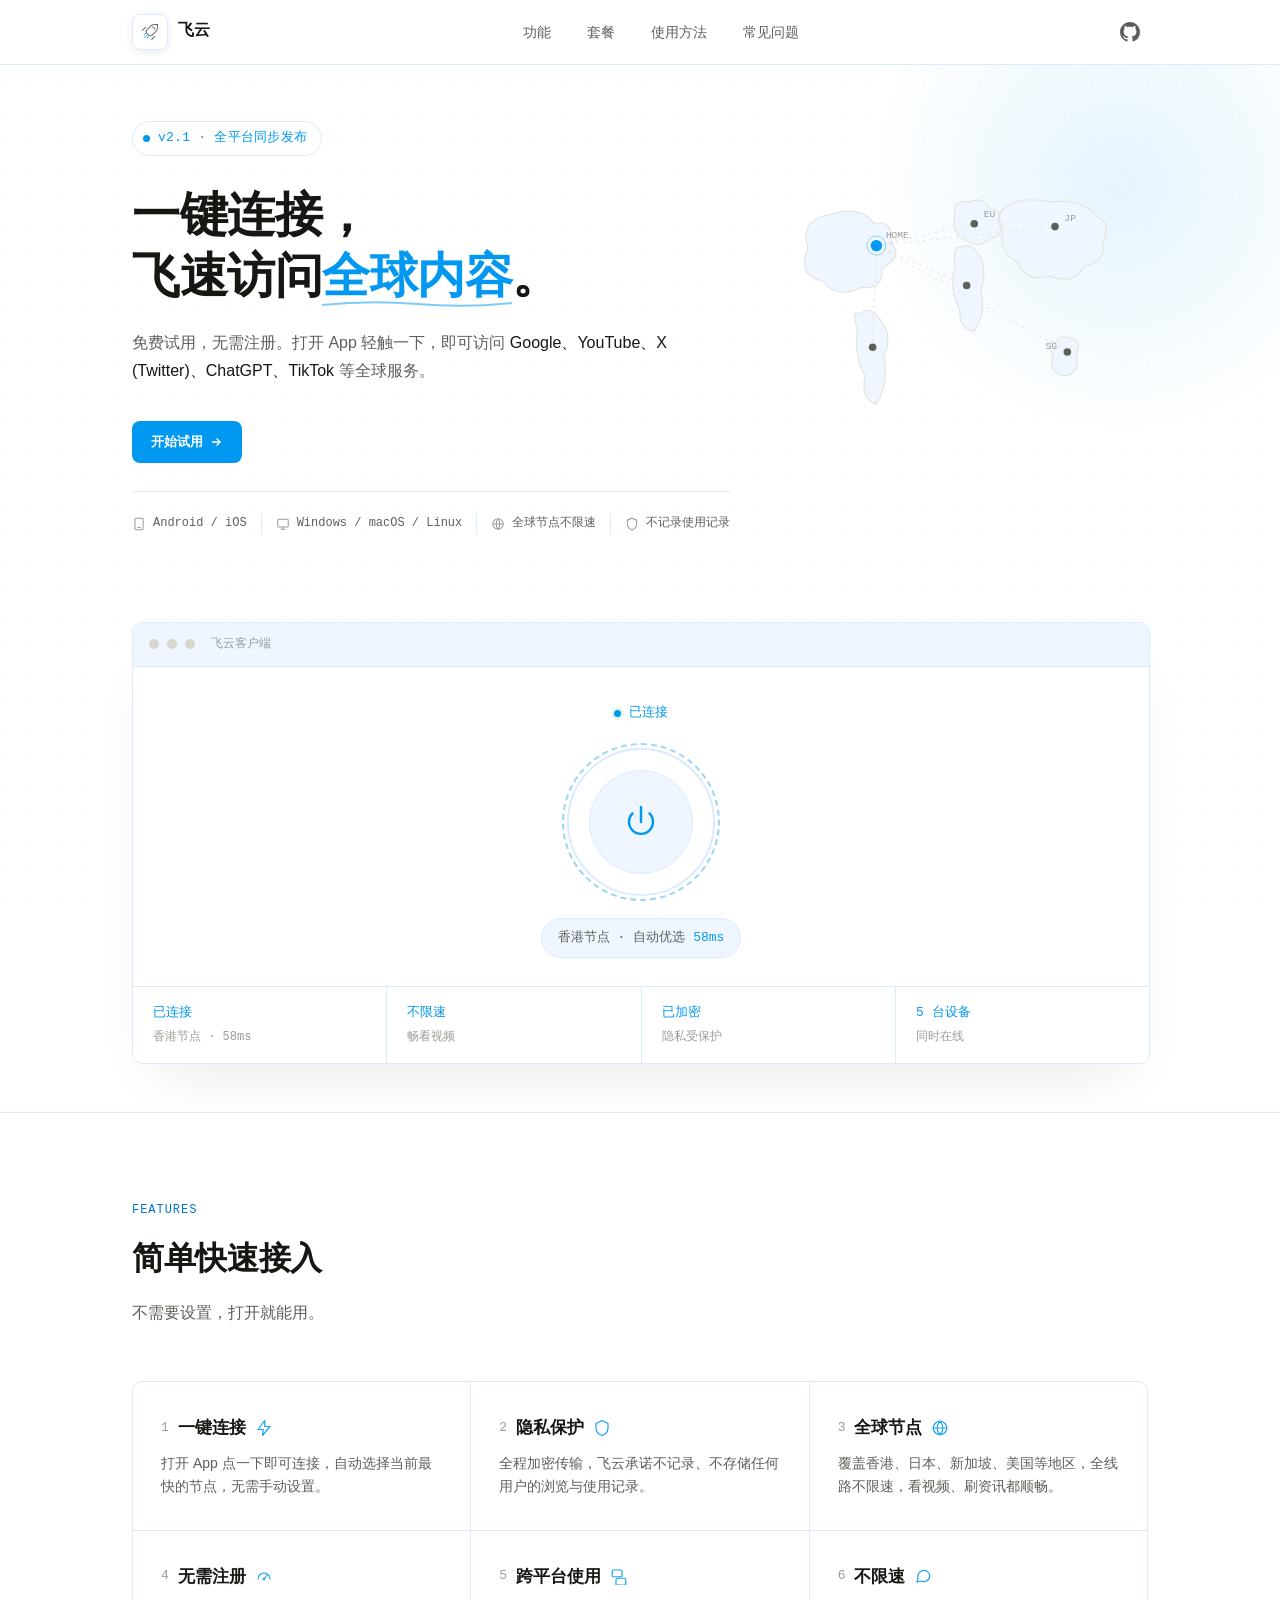
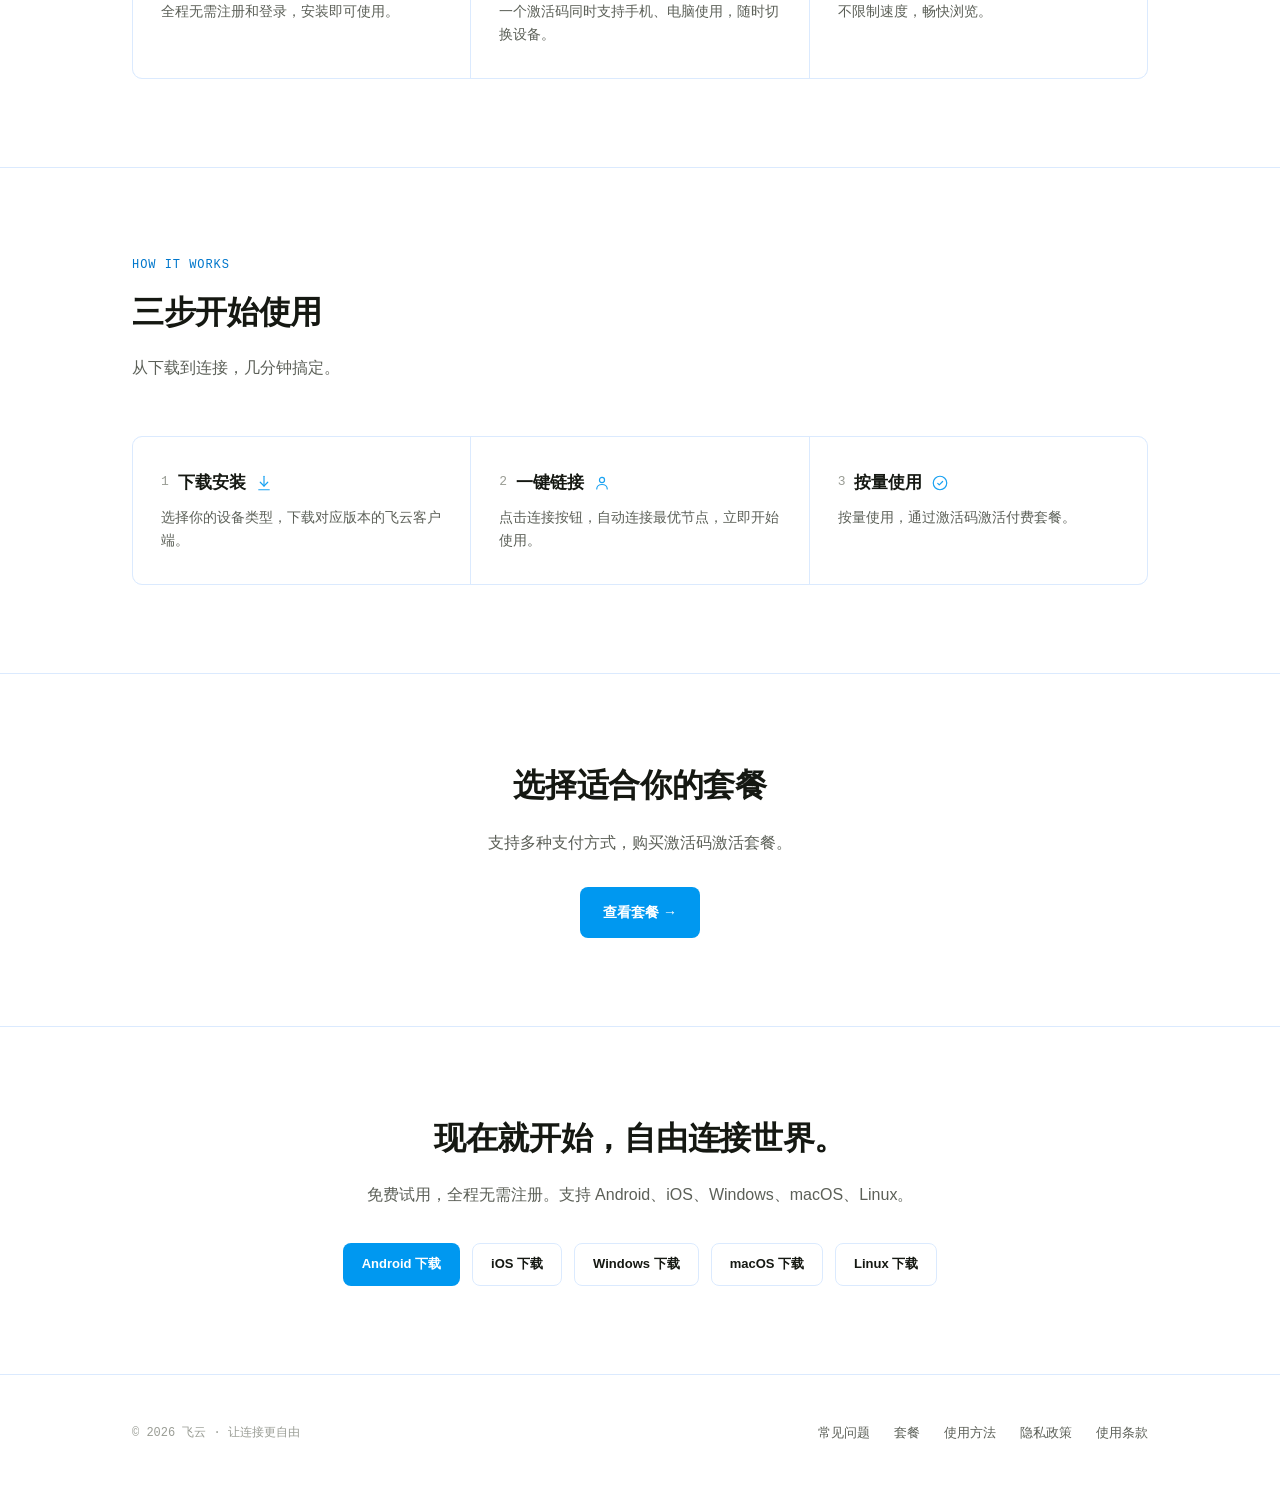
<file: index.html>
<!DOCTYPE html>
<html lang="zh-CN">
<head>
<meta charset="UTF-8">
<meta name="viewport" content="width=device-width, initial-scale=1.0">
<title>飞云</title>
<link rel="icon" href="assets/logo.svg" type="image/svg+xml">
<link rel="stylesheet" href="assets/index.css">
</head>
<body>

<nav>
  <div class="wrap">
    <div class="logo">
      <span class="logo-icon">
        <img src="assets/logo.svg" alt="飞云" width="28" height="28">
      </span>
      飞云
    </div>
    <div class="navlinks">
      <a href="#features">功能</a>
      <a href="pricing.html">套餐</a>
      <a href="tutorial.html">使用方法</a>
      <a href="tutorial.html#faq">常见问题</a>
    </div>
    <div class="nav-right">
      <a class="nav-github" href="https://github.com/feiyunservice/feiyun-vpn" target="_blank" rel="noopener" aria-label="GitHub" title="GitHub">
        <svg width="20" height="20" viewBox="0 0 16 16" fill="currentColor" aria-hidden="true"><path d="M8 0C3.58 0 0 3.58 0 8c0 3.54 2.29 6.53 5.47 7.59.4.07.55-.17.55-.38 0-.19-.01-.82-.01-1.49-2.01.37-2.53-.49-2.69-.94-.09-.23-.48-.94-.82-1.13-.28-.15-.68-.52-.01-.53.63-.01 1.08.58 1.23.82.72 1.21 1.87.87 2.33.66.07-.52.28-.87.51-1.07-1.78-.2-3.64-.89-3.64-3.95 0-.87.31-1.59.82-2.15-.08-.2-.36-1.02.08-2.12 0 0 .67-.21 2.2.82.64-.18 1.32-.27 2-.27s1.36.09 2 .27c1.53-1.04 2.2-.82 2.2-.82.44 1.1.16 1.92.08 2.12.51.56.82 1.27.82 2.15 0 3.07-1.87 3.75-3.65 3.95.29.25.54.73.54 1.48 0 1.07-.01 1.93-.01 2.2 0 .21.15.46.55.38A8.01 8.01 0 0 0 16 8c0-4.42-3.58-8-8-8z"/></svg>
      </a>
      <button class="nav-toggle" id="navToggle" aria-label="展开导航">☰</button>
    </div>
  </div>
</nav>

<header class="hero">
  <div class="hero-glow"></div>
  <div class="wrap">
    <div>
      <div class="eyebrow">v2.1 · 全平台同步发布</div>
      <h1>一键连接，<br>飞速访问<span class="hl">全球内容<svg class="underline" viewBox="0 0 100 8" preserveAspectRatio="none"><path d="M0,5 Q25,0 50,4 T100,3" stroke="currentColor" stroke-width="2" fill="none" opacity="0.5"/></svg></span>。</h1>
      <p class="sub">免费试用，无需注册。打开 App 轻触一下，即可访问 <b>Google、YouTube、X (Twitter)、ChatGPT、TikTok</b> 等全球服务。</p>
      <div class="hero-ctas">
        <a href="tutorial.html" class="btn btn-primary">开始试用
          <svg width="14" height="14" viewBox="0 0 24 24" fill="none" stroke="currentColor" stroke-width="2.4"><path d="M5 12h14M13 6l6 6-6 6"/></svg>
        </a>
      </div>
      <div class="platforms">
        <span><svg width="14" height="14" viewBox="0 0 24 24" fill="none" stroke="currentColor" stroke-width="1.8"><rect x="5" y="2" width="14" height="20" rx="2"/><path d="M9 18h6"/></svg>Android / iOS</span>
        <span><svg width="14" height="14" viewBox="0 0 24 24" fill="none" stroke="currentColor" stroke-width="1.8"><rect x="3" y="4" width="18" height="13" rx="1.5"/><path d="M8 21h8M12 17v4"/></svg>Windows / macOS / Linux</span>
        <span><svg width="14" height="14" viewBox="0 0 24 24" fill="none" stroke="currentColor" stroke-width="1.8"><circle cx="12" cy="12" r="9"/><path d="M3 12h18M12 3a14 14 0 0 1 0 18a14 14 0 0 1 0-18"/></svg>全球节点不限速</span>
        <span><svg width="14" height="14" viewBox="0 0 24 24" fill="none" stroke="currentColor" stroke-width="1.8"><path d="M12 2l8 3.5v6c0 5-3.4 8.7-8 10.5-4.6-1.8-8-5.5-8-10.5v-6z"/></svg>不记录使用记录</span>
      </div>
    </div>

    <div class="signal">
      <svg viewBox="0 0 400 340" width="100%" height="auto">
        <path d="M40,90 Q30,60 65,55 Q95,45 110,65 Q130,60 128,85 Q140,100 118,112 Q120,135 95,132 Q70,145 55,125 Q28,120 40,90 Z" fill="#EFF6FF" stroke="var(--hero-line)" stroke-width="1.2"/>
        <path d="M95,160 Q85,155 92,175 Q88,205 100,225 Q95,250 112,255 Q125,235 120,205 Q130,180 115,165 Q105,150 95,160 Z" fill="#EFF6FF" stroke="var(--hero-line)" stroke-width="1.2"/>
        <path d="M195,55 Q190,40 210,42 Q225,35 232,50 Q245,48 240,65 Q248,78 232,80 Q220,92 205,82 Q190,75 195,55 Z" fill="#EFF6FF" stroke="var(--hero-line)" stroke-width="1.2"/>
        <path d="M200,90 Q192,88 195,110 Q188,135 200,155 Q198,175 215,178 Q228,160 222,135 Q230,110 218,95 Q210,85 200,90 Z" fill="#EFF6FF" stroke="var(--hero-line)" stroke-width="1.2"/>
        <path d="M245,50 Q260,35 295,42 Q330,38 345,58 Q360,65 350,85 Q355,105 330,110 Q320,130 295,120 Q270,128 260,105 Q240,95 245,70 Q238,58 245,50 Z" fill="#EFF6FF" stroke="var(--hero-line)" stroke-width="1.2"/>
        <path d="M300,190 Q290,185 298,205 Q292,222 310,225 Q328,222 322,202 Q330,188 315,185 Q305,182 300,190 Z" fill="#EFF6FF" stroke="var(--hero-line)" stroke-width="1.2"/>
        <line x1="112" y1="88" x2="215" y2="65" stroke="var(--hero-line)" stroke-width="1" stroke-dasharray="3 4"/>
        <line x1="112" y1="88" x2="300" y2="68" stroke="var(--hero-line)" stroke-width="1" stroke-dasharray="3 4"/>
        <line x1="112" y1="88" x2="313" y2="200" stroke="var(--hero-line)" stroke-width="1" stroke-dasharray="3 4"/>
        <line x1="112" y1="88" x2="207" y2="130" stroke="var(--hero-line)" stroke-width="1" stroke-dasharray="3 4"/>
        <line x1="112" y1="88" x2="108" y2="195" stroke="var(--hero-line)" stroke-width="1" stroke-dasharray="3 4"/>
        <circle cx="112" cy="88" r="6" fill="var(--green)"/>
        <circle cx="112" cy="88" r="10" fill="none" stroke="var(--green)" stroke-width="1" opacity="0.4"/>
        <circle cx="215" cy="65" r="4" fill="var(--text-dim)"/>
        <circle cx="300" cy="68" r="4" fill="var(--text-dim)"/>
        <circle cx="313" cy="200" r="4" fill="var(--text-dim)"/>
        <circle cx="207" cy="130" r="4" fill="var(--text-dim)"/>
        <circle cx="108" cy="195" r="4" fill="var(--text-dim)"/>
        <text x="122" y="80" class="node-label">HOME</text>
        <text x="225" y="58" class="node-label">EU</text>
        <text x="310" y="62" class="node-label">JP</text>
        <text x="290" y="197" class="node-label">SG</text>
      </svg>
    </div>

    <div class="terminal">
      <div class="term-bar">
        <i style="background:var(--term-btn)"></i><i style="background:var(--term-btn)"></i><i style="background:var(--term-btn)"></i>
        <span class="term-title">飞云客户端</span>
      </div>
      <div class="app-body">
        <div class="app-status-dot"><i></i>已连接</div>
        <div class="power-ring">
          <div class="power-core">
            <svg viewBox="0 0 24 24" fill="none" stroke="currentColor" stroke-width="1.6" stroke-linecap="round" stroke-linejoin="round"><path d="M12 2v10"></path><path d="M6.3 6.3a8 8 0 1 0 11.4 0"></path></svg>
          </div>
        </div>
        <div class="app-node">香港节点 · 自动优选 <span class="ms">58ms</span></div>
      </div>
      <div class="status-row">
        <div class="status-cell"><b>已连接</b>香港节点 · 58ms</div>
        <div class="status-cell"><b>不限速</b>畅看视频</div>
        <div class="status-cell"><b>已加密</b>隐私受保护</div>
        <div class="status-cell"><b>5 台设备</b>同时在线</div>
      </div>
    </div>
  </div>
</header>

<section id="features">
  <div class="wrap">
    <div class="section-head">
      <div class="section-eyebrow">Features</div>
      <h2>简单快速接入</h2>
      <p class="section-desc">不需要设置，打开就能用。</p>
    </div>
    <div class="feat-grid">
      <div class="feat">
        <h3><span class="feat-num">1</span>一键连接<span class="feat-icon"><svg viewBox="0 0 24 24" fill="none" stroke="currentColor" stroke-width="1.6" stroke-linecap="round" stroke-linejoin="round"><polygon points="13 2 4 14 11 14 10 22 20 10 13 10 13 2"></polygon></svg></span></h3>
        <p>打开 App 点一下即可连接，自动选择当前最快的节点，无需手动设置。</p>
      </div>
      <div class="feat">
        <h3><span class="feat-num">2</span>隐私保护<span class="feat-icon"><svg viewBox="0 0 24 24" fill="none" stroke="currentColor" stroke-width="1.6" stroke-linecap="round" stroke-linejoin="round"><path d="M12 2l8 4v6c0 5-3.4 8.4-8 10-4.6-1.6-8-5-8-10V6l8-4z"></path></svg></span></h3>
        <p>全程加密传输，飞云承诺不记录、不存储任何用户的浏览与使用记录。</p>
      </div>
      <div class="feat">
        <h3><span class="feat-num">3</span>全球节点<span class="feat-icon"><svg viewBox="0 0 24 24" fill="none" stroke="currentColor" stroke-width="1.6" stroke-linecap="round" stroke-linejoin="round"><circle cx="12" cy="12" r="9"></circle><path d="M3 12h18M12 3c2.5 2.6 3.8 5.7 3.8 9s-1.3 6.4-3.8 9c-2.5-2.6-3.8-5.7-3.8-9S9.5 5.6 12 3z"></path></svg></span></h3>
        <p>覆盖香港、日本、新加坡、美国等地区，全线路不限速，看视频、刷资讯都顺畅。</p>
      </div>
      <div class="feat">
        <h3><span class="feat-num">4</span>无需注册<span class="feat-icon"><svg viewBox="0 0 24 24" fill="none" stroke="currentColor" stroke-width="1.6" stroke-linecap="round" stroke-linejoin="round"><path d="M4 16a8 8 0 0 1 16 0"></path><path d="M12 16l4-5"></path><circle cx="12" cy="16" r="1"></circle></svg></span></h3>
        <p>全程无需注册和登录，安装即可使用。</p>
      </div>
      <div class="feat">
        <h3><span class="feat-num">5</span>跨平台使用<span class="feat-icon"><svg viewBox="0 0 24 24" fill="none" stroke="currentColor" stroke-width="1.6" stroke-linecap="round" stroke-linejoin="round"><rect x="3" y="4" width="13" height="9" rx="1.5"></rect><rect x="8" y="15" width="13" height="9" rx="1.5"></rect></svg></span></h3>
        <p>一个激活码同时支持手机、电脑使用，随时切换设备。</p>
      </div>
      <div class="feat">
        <h3><span class="feat-num">6</span>不限速<span class="feat-icon"><svg viewBox="0 0 24 24" fill="none" stroke="currentColor" stroke-width="1.6" stroke-linecap="round" stroke-linejoin="round"><path d="M21 11.5a8 8 0 0 1-11.5 7.2L4 20l1.3-5.5A8 8 0 1 1 21 11.5z"></path></svg></span></h3>
        <p>不限制速度，畅快浏览。</p>
      </div>
    </div>
  </div>
</section>

<section id="how">
  <div class="wrap">
    <div class="section-head">
      <div class="section-eyebrow">How it works</div>
      <h2>三步开始使用</h2>
      <p class="section-desc">从下载到连接，几分钟搞定。</p>
    </div>
    <div class="feat-grid">
      <div class="feat">
        <h3><span class="feat-num">1</span>下载安装<span class="feat-icon"><svg viewBox="0 0 24 24" fill="none" stroke="currentColor" stroke-width="1.6" stroke-linecap="round" stroke-linejoin="round"><path d="M12 3v13"></path><path d="M7 11l5 5 5-5"></path><path d="M5 21h14"></path></svg></span></h3>
        <p>选择你的设备类型，下载对应版本的飞云客户端。</p>
      </div>
      <div class="feat">
        <h3><span class="feat-num">2</span>一键链接<span class="feat-icon"><svg viewBox="0 0 24 24" fill="none" stroke="currentColor" stroke-width="1.6" stroke-linecap="round" stroke-linejoin="round"><circle cx="12" cy="8" r="3.4"></circle><path d="M5 20c0-3.6 3.1-6 7-6s7 2.4 7 6"></path></svg></span></h3>
        <p>点击连接按钮，自动连接最优节点，立即开始使用。</p>
      </div>
      <div class="feat">
        <h3><span class="feat-num">3</span>按量使用<span class="feat-icon"><svg viewBox="0 0 24 24" fill="none" stroke="currentColor" stroke-width="1.6" stroke-linecap="round" stroke-linejoin="round"><circle cx="12" cy="12" r="9"></circle><path d="M9 12.5l2 2 4.5-4.5"></path></svg></span></h3>
        <p>按量使用，通过激活码激活付费套餐。</p>
      </div>
    </div>
  </div>
</section>

<section id="pricing">
  <div class="wrap" style="text-align:center;">
    <h2 style="margin-bottom:16px;">选择适合你的套餐</h2>
    <p class="section-desc" style="margin:0 auto 32px;">支持多种支付方式，购买激活码激活套餐。</p>
    <a href="pricing.html" class="btn btn-primary" style="display:inline-block;">查看套餐 →</a>
  </div>
</section>

<section id="download">
  <div class="wrap" style="text-align:center;">
    <h2 style="margin-bottom:16px;">现在就开始，自由连接世界。</h2>
    <p class="section-desc" style="margin:0 auto 32px;">免费试用，全程无需注册。支持 Android、iOS、Windows、macOS、Linux。</p>
    <div class="hero-ctas" style="justify-content:center;">
      <a href="tutorial.html#android" class="btn btn-primary">Android 下载</a>
      <a href="tutorial.html#ios" class="btn btn-ghost">iOS 下载</a>
      <a href="tutorial.html#windows" class="btn btn-ghost">Windows 下载</a>
      <a href="tutorial.html#macos" class="btn btn-ghost">macOS 下载</a>
      <a href="tutorial.html#linux" class="btn btn-ghost">Linux 下载</a>
    </div>
  </div>
</section>

<footer>
  <div class="wrap">
    <div class="footer-meta">© 2026 飞云 · 让连接更自由</div>
    <div class="footer-links">
      <a href="tutorial.html#faq">常见问题</a>
      <a href="pricing.html">套餐</a>
      <a href="tutorial.html">使用方法</a>
      <a href="Privacy.html">隐私政策</a>
      <a href="Terms.html">使用条款</a>
    </div>
  </div>
</footer>

<script src="assets/nav.js"></script>
<script src="assets/libredesk.js"></script>


</body>
</html>
</file>
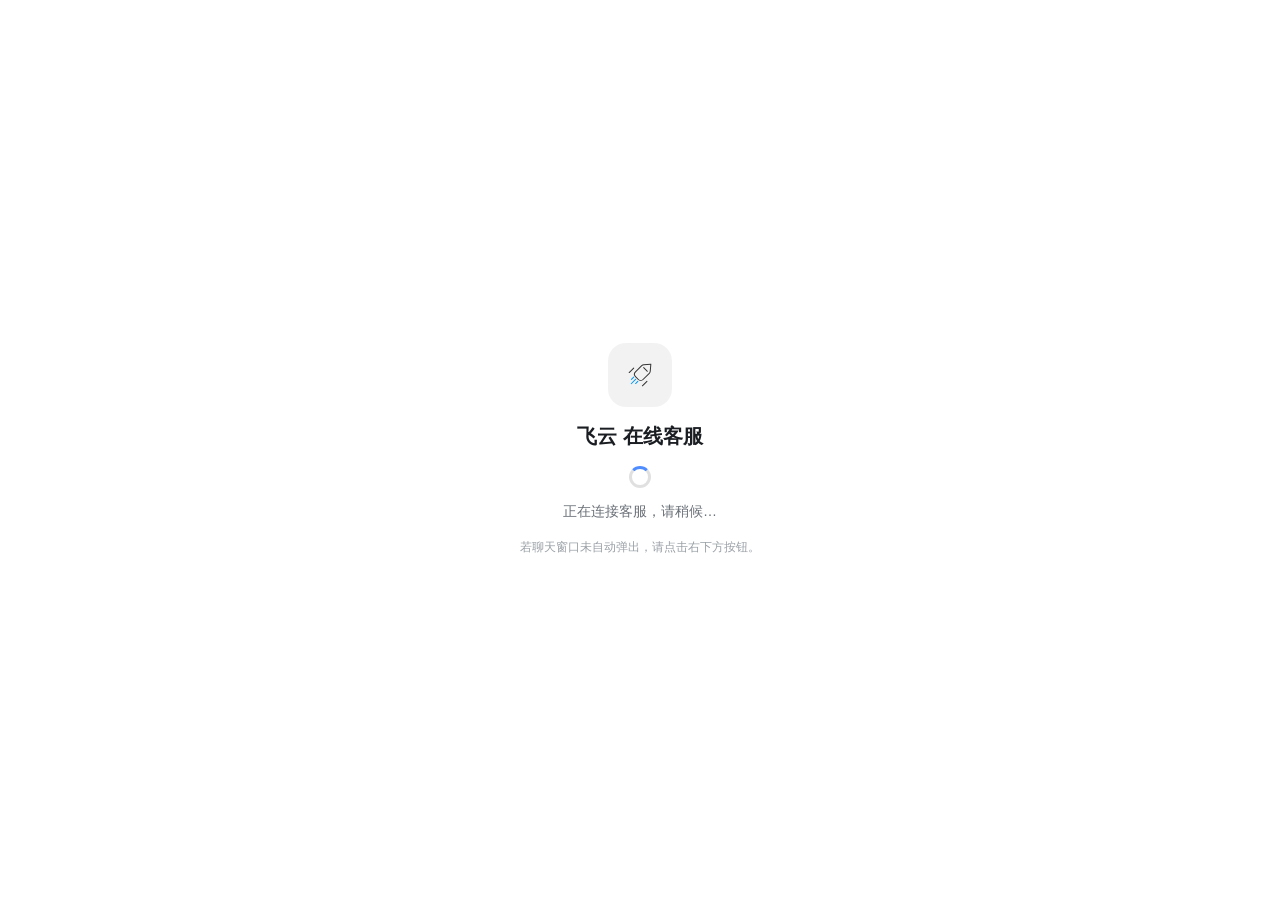
<file: chat.html>
<!DOCTYPE html>
<html lang="zh-CN">
<head>
<meta charset="UTF-8">
<meta name="viewport" content="width=device-width, initial-scale=1.0, viewport-fit=cover">
<title>在线客服 - 飞云</title>
<link rel="icon" href="assets/logo.svg" type="image/svg+xml">
<style>
  :root { color-scheme: light; }
  * { box-sizing: border-box; }
  html, body { margin: 0; height: 100%; }
  body {
    font-family: -apple-system, BlinkMacSystemFont, "Segoe UI", "PingFang SC", "Microsoft YaHei", sans-serif;
    background: #ffffff;
    color: #1a1d21;
    display: flex;
    flex-direction: column;
    min-height: 100dvh;
  }
  .hero {
    flex: 1;
    display: flex;
    flex-direction: column;
    align-items: center;
    justify-content: center;
    text-align: center;
    padding: 32px 20px;
    gap: 16px;
  }
  .logo {
    width: 64px; height: 64px;
    border-radius: 18px;
    display: flex; align-items: center; justify-content: center;
    background: rgba(0, 0, 0, 0.05);
  }
  .logo img { width: 40px; height: 40px; }
  h1 { font-size: 20px; margin: 0; font-weight: 600; }
  p { margin: 0; color: #6b7178; font-size: 14px; line-height: 1.6; max-width: 360px; }
  .spinner {
    width: 22px; height: 22px;
    margin: 0 auto 12px;
    border: 3px solid rgba(0, 0, 0, 0.12);
    border-top-color: #4f8cff;
    border-radius: 50%;
    animation: spin 0.8s linear infinite;
  }
  @keyframes spin { to { transform: rotate(360deg); } }
  .btn {
    margin-top: 4px;
    padding: 12px 26px;
    border: none; border-radius: 12px;
    background: #4f8cff; color: #fff;
    font-size: 15px; font-weight: 600;
    cursor: pointer;
  }
  .btn:active { opacity: 0.85; }
  .hint { font-size: 12px; color: #9aa0a6; }
</style>
</head>
<body>
  <main class="hero">
    <div class="logo"><img src="assets/logo.svg" alt="飞云"></div>
    <h1>飞云 在线客服</h1>
    <div id="status">
      <div class="spinner"></div>
      <p>正在连接客服，请稍候…</p>
    </div>
    <button id="openBtn" class="btn" style="display:none;">打开客服对话</button>
    <p class="hint">若聊天窗口未自动弹出，请点击右下方按钮。</p>
  </main>

  <script>
    // Dedicated full-screen chat page: the mobile/desktop app opens this URL in
    // an external browser (server-delivered `csr1`) and the Libredesk widget is
    // auto-expanded so the user lands straight in the conversation.
    //
    // Auth is OPTIONAL. Pass ?jwt=<server-signed-token> to link the chat to a
    // real account. The JWT MUST be signed server-side (HS256) with the inbox
    // secret — NEVER embed that secret in this page.
    (function () {
      var params = new URLSearchParams(location.search);
      var jwt = params.get('jwt');

      window.LibredeskSettings = {
        baseURL: 'https://service.feiyun.app',
        inboxID: 'f6bb3686-29bb-4417-b055-fb94b28603e7'
      };
      if (jwt) window.LibredeskSettings.userJWT = jwt;

      var opened = false;
      function tryOpen() {
        if (opened) return;
        if (window.Libredesk && typeof window.Libredesk.show === 'function') {
          opened = true;
          window.Libredesk.show();
          var status = document.getElementById('status');
          if (status) status.style.display = 'none';
        }
      }

      // Poll for the widget API and open it as soon as it is ready.
      var poll = setInterval(function () {
        tryOpen();
        if (opened) clearInterval(poll);
      }, 300);

      // Reveal a manual fallback button if autostart is blocked/slow.
      setTimeout(function () {
        var btn = document.getElementById('openBtn');
        if (btn && !opened) btn.style.display = 'inline-block';
      }, 2500);
      document.getElementById('openBtn').addEventListener('click', function () {
        if (window.Libredesk && window.Libredesk.show) window.Libredesk.show();
      });

      // Inject widget.js AFTER LibredeskSettings is in place.
      var s = document.createElement('script');
      s.async = true;
      s.src = 'https://service.feiyun.app/widget.js';
      document.head.appendChild(s);
    })();
  </script>
</body>
</html>
</file>
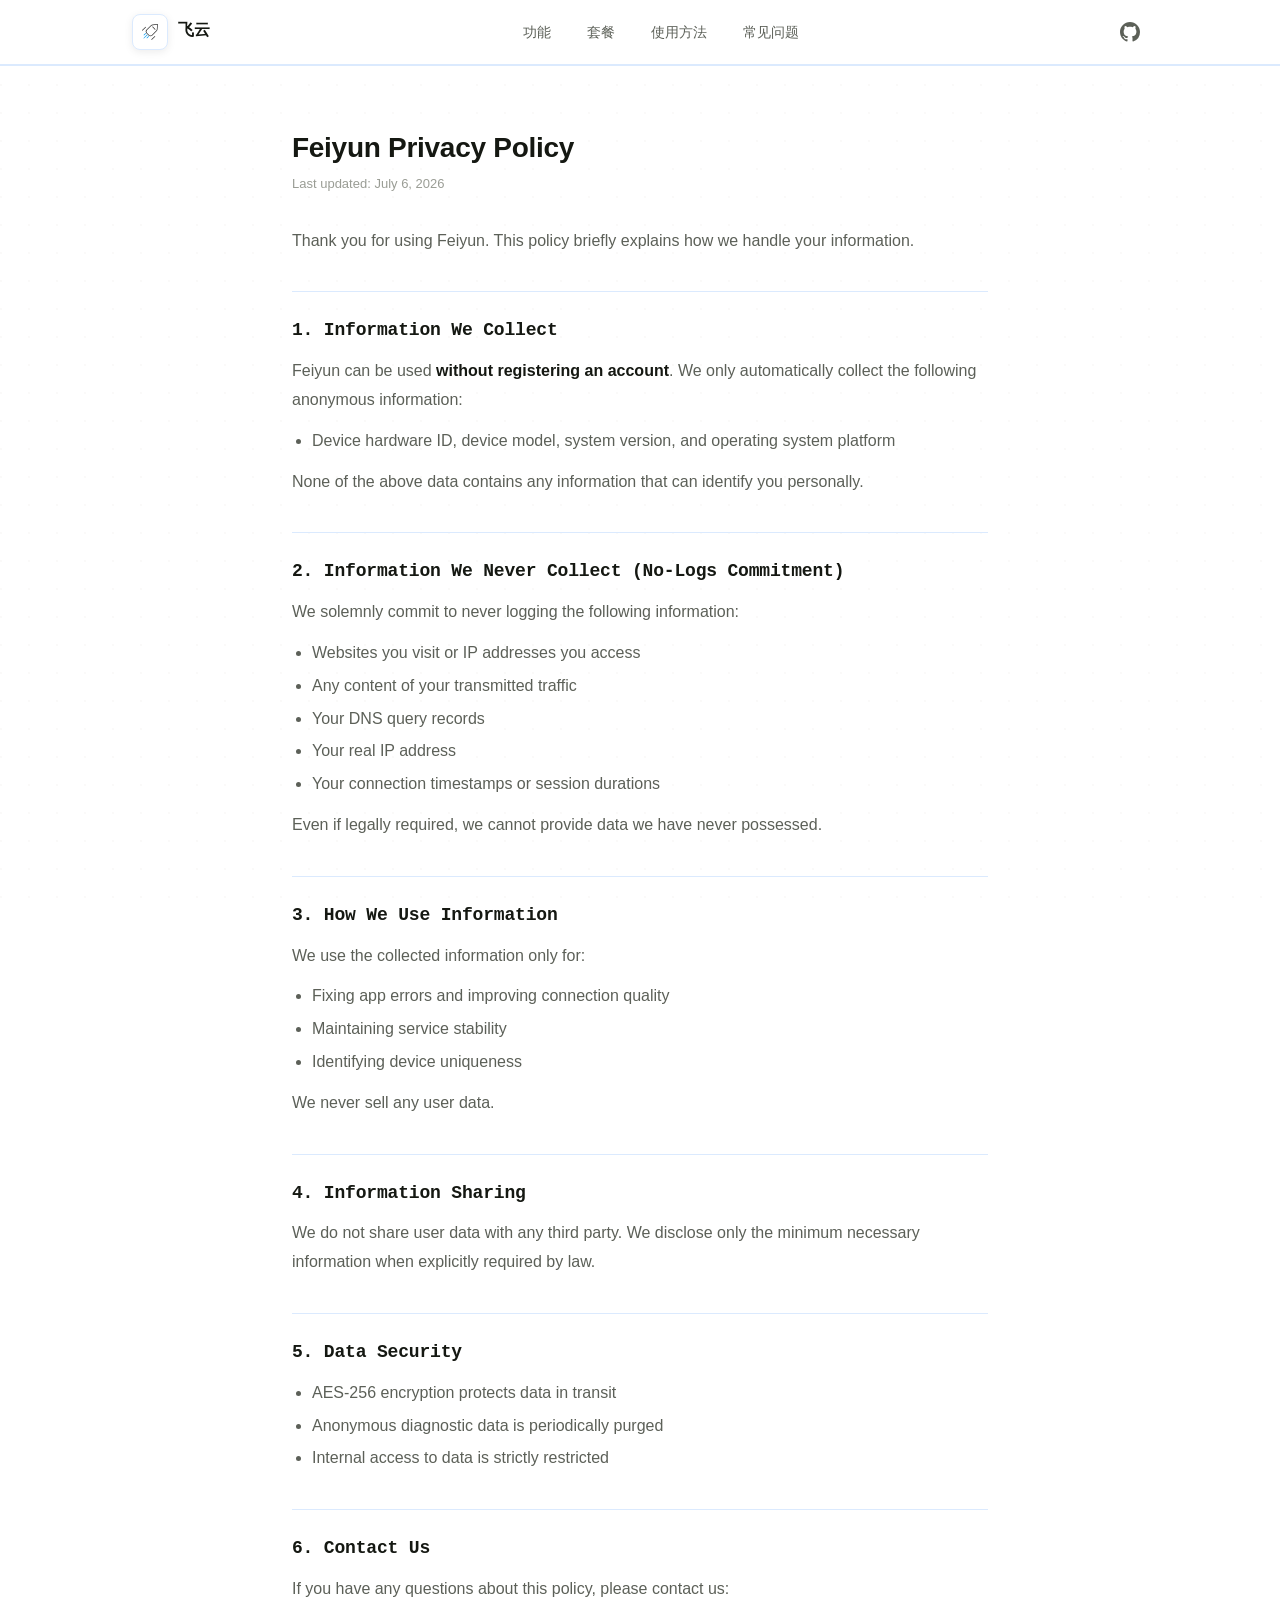
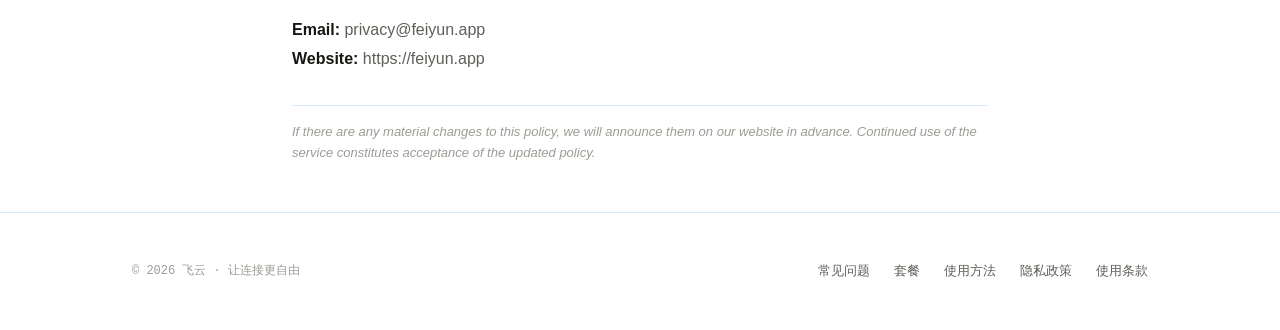
<file: Privacy.html>
<!DOCTYPE html>
<html lang="zh-CN">
<head>
<meta charset="UTF-8">
<meta name="viewport" content="width=device-width, initial-scale=1.0">
<title>Privacy Policy - 飞云</title>
<link rel="icon" href="assets/logo.svg" type="image/svg+xml">
<link rel="stylesheet" href="assets/index.css">
<style>
  .legal{padding:64px 0 48px;}
  .legal .wrap{max-width:760px;}
  .legal h1{font-size:28px;font-weight:700;margin-bottom:8px;}
  .legal .updated{font-size:13px;color:var(--text-faint);margin-bottom:32px;}
  .legal h2{font-size:18px;font-weight:600;margin:36px 0 12px;padding-top:24px;border-top:1px solid var(--line);}
  .legal p{color:var(--text-dim);line-height:1.8;margin-bottom:12px;}
  .legal ul{color:var(--text-dim);line-height:1.8;margin:0 0 12px 0;padding-left:20px;}
  .legal li{margin-bottom:4px;}
  .legal strong{color:var(--text);}
  .legal em{display:block;font-size:13px;color:var(--text-faint);margin-top:32px;padding-top:16px;border-top:1px solid var(--line);}
  .legal .intro{color:var(--text-dim);margin-bottom:24px;}
</style>
</head>
<body>

<nav>
  <div class="wrap">
    <a href="index.html" class="logo">
      <span class="logo-icon">
        <img src="assets/logo.svg" alt="飞云" width="28" height="28">
      </span>
      飞云
    </a>
    <div class="navlinks">
      <a href="index.html#features">功能</a>
      <a href="pricing.html">套餐</a>
      <a href="tutorial.html">使用方法</a>
      <a href="tutorial.html#faq">常见问题</a>
    </div>
    <div class="nav-right">
      <a class="nav-github" href="https://github.com/feiyunservice/feiyun-vpn" target="_blank" rel="noopener" aria-label="GitHub" title="GitHub">
        <svg width="20" height="20" viewBox="0 0 16 16" fill="currentColor" aria-hidden="true"><path d="M8 0C3.58 0 0 3.58 0 8c0 3.54 2.29 6.53 5.47 7.59.4.07.55-.17.55-.38 0-.19-.01-.82-.01-1.49-2.01.37-2.53-.49-2.69-.94-.09-.23-.48-.94-.82-1.13-.28-.15-.68-.52-.01-.53.63-.01 1.08.58 1.23.82.72 1.21 1.87.87 2.33.66.07-.52.28-.87.51-1.07-1.78-.2-3.64-.89-3.64-3.95 0-.87.31-1.59.82-2.15-.08-.2-.36-1.02.08-2.12 0 0 .67-.21 2.2.82.64-.18 1.32-.27 2-.27s1.36.09 2 .27c1.53-1.04 2.2-.82 2.2-.82.44 1.1.16 1.92.08 2.12.51.56.82 1.27.82 2.15 0 3.07-1.87 3.75-3.65 3.95.29.25.54.73.54 1.48 0 1.07-.01 1.93-.01 2.2 0 .21.15.46.55.38A8.01 8.01 0 0 0 16 8c0-4.42-3.58-8-8-8z"/></svg>
      </a>
      <button class="nav-toggle" id="navToggle" aria-label="展开导航">☰</button>
    </div>
  </div>
</nav>

<section class="legal">
  <div class="wrap">
    <h1>Feiyun Privacy Policy</h1>
    <div class="updated">Last updated: July 6, 2026</div>
    <p class="intro">Thank you for using Feiyun. This policy briefly explains how we handle your information.</p>

    <h2>1. Information We Collect</h2>
    <p>Feiyun can be used <strong>without registering an account</strong>. We only automatically collect the following anonymous information:</p>
    <ul>
      <li>Device hardware ID, device model, system version, and operating system platform</li>
    </ul>
    <p>None of the above data contains any information that can identify you personally.</p>

    <h2>2. Information We Never Collect (No-Logs Commitment)</h2>
    <p>We solemnly commit to never logging the following information:</p>
    <ul>
      <li>Websites you visit or IP addresses you access</li>
      <li>Any content of your transmitted traffic</li>
      <li>Your DNS query records</li>
      <li>Your real IP address</li>
      <li>Your connection timestamps or session durations</li>
    </ul>
    <p>Even if legally required, we cannot provide data we have never possessed.</p>

    <h2>3. How We Use Information</h2>
    <p>We use the collected information only for:</p>
    <ul>
      <li>Fixing app errors and improving connection quality</li>
      <li>Maintaining service stability</li>
      <li>Identifying device uniqueness</li>
    </ul>
    <p>We never sell any user data.</p>

    <h2>4. Information Sharing</h2>
    <p>We do not share user data with any third party. We disclose only the minimum necessary information when explicitly required by law.</p>

    <h2>5. Data Security</h2>
    <ul>
      <li>AES-256 encryption protects data in transit</li>
      <li>Anonymous diagnostic data is periodically purged</li>
      <li>Internal access to data is strictly restricted</li>
    </ul>

    <h2>6. Contact Us</h2>
    <p>If you have any questions about this policy, please contact us:</p>
    <p><strong>Email:</strong> privacy@feiyun.app<br><strong>Website:</strong> https://feiyun.app</p>

    <em>If there are any material changes to this policy, we will announce them on our website in advance. Continued use of the service constitutes acceptance of the updated policy.</em>
  </div>
</section>

<footer>
  <div class="wrap">
    <div class="footer-meta">© 2026 飞云 · 让连接更自由</div>
    <div class="footer-links">
      <a href="tutorial.html#faq">常见问题</a>
      <a href="pricing.html">套餐</a>
      <a href="tutorial.html">使用方法</a>
      <a href="Privacy.html">隐私政策</a>
      <a href="Terms.html">使用条款</a>
    </div>
  </div>
</footer>

<script src="assets/nav.js"></script>
</body>
</html>
</file>
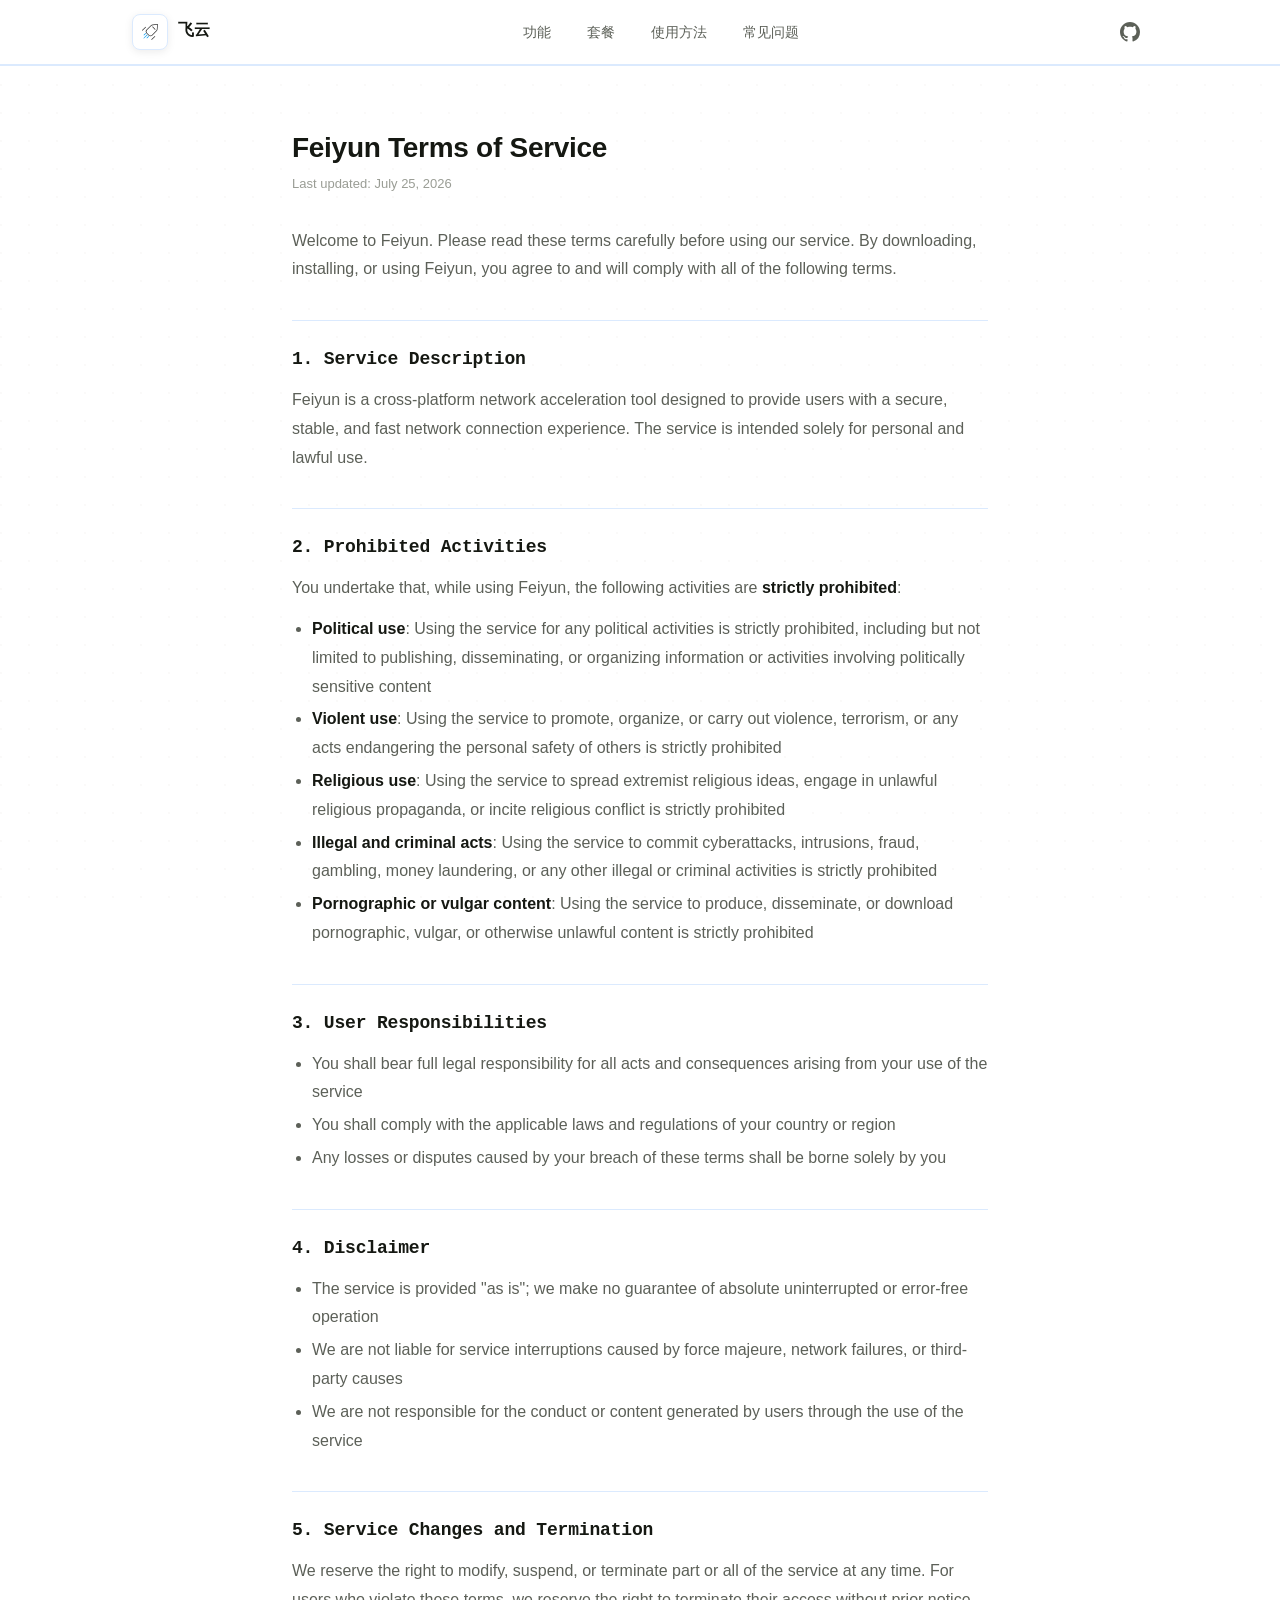
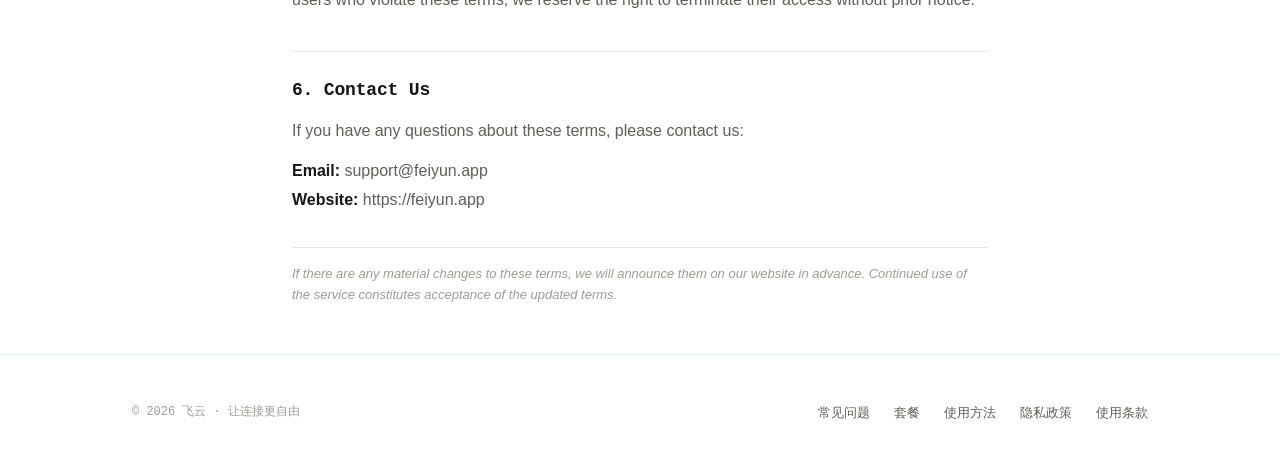
<file: Terms.html>
<!DOCTYPE html>
<html lang="zh-CN">
<head>
<meta charset="UTF-8">
<meta name="viewport" content="width=device-width, initial-scale=1.0">
<title>Terms of Service - 飞云</title>
<link rel="icon" href="assets/logo.svg" type="image/svg+xml">
<link rel="stylesheet" href="assets/index.css">
<style>
  .legal{padding:64px 0 48px;}
  .legal .wrap{max-width:760px;}
  .legal h1{font-size:28px;font-weight:700;margin-bottom:8px;}
  .legal .updated{font-size:13px;color:var(--text-faint);margin-bottom:32px;}
  .legal h2{font-size:18px;font-weight:600;margin:36px 0 12px;padding-top:24px;border-top:1px solid var(--line);}
  .legal p{color:var(--text-dim);line-height:1.8;margin-bottom:12px;}
  .legal ul{color:var(--text-dim);line-height:1.8;margin:0 0 12px 0;padding-left:20px;}
  .legal li{margin-bottom:4px;}
  .legal strong{color:var(--text);}
  .legal em{display:block;font-size:13px;color:var(--text-faint);margin-top:32px;padding-top:16px;border-top:1px solid var(--line);}
  .legal .intro{color:var(--text-dim);margin-bottom:24px;}
</style>
</head>
<body>

<nav>
  <div class="wrap">
    <a href="index.html" class="logo">
      <span class="logo-icon">
        <img src="assets/logo.svg" alt="飞云" width="28" height="28">
      </span>
      飞云
    </a>
    <div class="navlinks">
      <a href="index.html#features">功能</a>
      <a href="pricing.html">套餐</a>
      <a href="tutorial.html">使用方法</a>
      <a href="tutorial.html#faq">常见问题</a>
    </div>
    <div class="nav-right">
      <a class="nav-github" href="https://github.com/feiyunservice/feiyun-vpn" target="_blank" rel="noopener" aria-label="GitHub" title="GitHub">
        <svg width="20" height="20" viewBox="0 0 16 16" fill="currentColor" aria-hidden="true"><path d="M8 0C3.58 0 0 3.58 0 8c0 3.54 2.29 6.53 5.47 7.59.4.07.55-.17.55-.38 0-.19-.01-.82-.01-1.49-2.01.37-2.53-.49-2.69-.94-.09-.23-.48-.94-.82-1.13-.28-.15-.68-.52-.01-.53.63-.01 1.08.58 1.23.82.72 1.21 1.87.87 2.33.66.07-.52.28-.87.51-1.07-1.78-.2-3.64-.89-3.64-3.95 0-.87.31-1.59.82-2.15-.08-.2-.36-1.02.08-2.12 0 0 .67-.21 2.2.82.64-.18 1.32-.27 2-.27s1.36.09 2 .27c1.53-1.04 2.2-.82 2.2-.82.44 1.1.16 1.92.08 2.12.51.56.82 1.27.82 2.15 0 3.07-1.87 3.75-3.65 3.95.29.25.54.73.54 1.48 0 1.07-.01 1.93-.01 2.2 0 .21.15.46.55.38A8.01 8.01 0 0 0 16 8c0-4.42-3.58-8-8-8z"/></svg>
      </a>
      <button class="nav-toggle" id="navToggle" aria-label="展开导航">☰</button>
    </div>
  </div>
</nav>

<section class="legal">
  <div class="wrap">
    <h1>Feiyun Terms of Service</h1>
    <div class="updated">Last updated: July 25, 2026</div>
    <p class="intro">Welcome to Feiyun. Please read these terms carefully before using our service. By downloading, installing, or using Feiyun, you agree to and will comply with all of the following terms.</p>

    <h2>1. Service Description</h2>
    <p>Feiyun is a cross-platform network acceleration tool designed to provide users with a secure, stable, and fast network connection experience. The service is intended solely for personal and lawful use.</p>

    <h2>2. Prohibited Activities</h2>
    <p>You undertake that, while using Feiyun, the following activities are <strong>strictly prohibited</strong>:</p>
    <ul>
      <li><strong>Political use</strong>: Using the service for any political activities is strictly prohibited, including but not limited to publishing, disseminating, or organizing information or activities involving politically sensitive content</li>
      <li><strong>Violent use</strong>: Using the service to promote, organize, or carry out violence, terrorism, or any acts endangering the personal safety of others is strictly prohibited</li>
      <li><strong>Religious use</strong>: Using the service to spread extremist religious ideas, engage in unlawful religious propaganda, or incite religious conflict is strictly prohibited</li>
      <li><strong>Illegal and criminal acts</strong>: Using the service to commit cyberattacks, intrusions, fraud, gambling, money laundering, or any other illegal or criminal activities is strictly prohibited</li>
      <li><strong>Pornographic or vulgar content</strong>: Using the service to produce, disseminate, or download pornographic, vulgar, or otherwise unlawful content is strictly prohibited</li>
    </ul>

    <h2>3. User Responsibilities</h2>
    <ul>
      <li>You shall bear full legal responsibility for all acts and consequences arising from your use of the service</li>
      <li>You shall comply with the applicable laws and regulations of your country or region</li>
      <li>Any losses or disputes caused by your breach of these terms shall be borne solely by you</li>
    </ul>

    <h2>4. Disclaimer</h2>
    <ul>
      <li>The service is provided "as is"; we make no guarantee of absolute uninterrupted or error-free operation</li>
      <li>We are not liable for service interruptions caused by force majeure, network failures, or third-party causes</li>
      <li>We are not responsible for the conduct or content generated by users through the use of the service</li>
    </ul>

    <h2>5. Service Changes and Termination</h2>
    <p>We reserve the right to modify, suspend, or terminate part or all of the service at any time. For users who violate these terms, we reserve the right to terminate their access without prior notice.</p>

    <h2>6. Contact Us</h2>
    <p>If you have any questions about these terms, please contact us:</p>
    <p><strong>Email:</strong> support@feiyun.app<br><strong>Website:</strong> https://feiyun.app</p>

    <em>If there are any material changes to these terms, we will announce them on our website in advance. Continued use of the service constitutes acceptance of the updated terms.</em>
  </div>
</section>

<footer>
  <div class="wrap">
    <div class="footer-meta">© 2026 飞云 · 让连接更自由</div>
    <div class="footer-links">
      <a href="tutorial.html#faq">常见问题</a>
      <a href="pricing.html">套餐</a>
      <a href="tutorial.html">使用方法</a>
      <a href="Privacy.html">隐私政策</a>
      <a href="Terms.html">使用条款</a>
    </div>
  </div>
</footer>

<script src="assets/nav.js"></script>
</body>
</html>
</file>
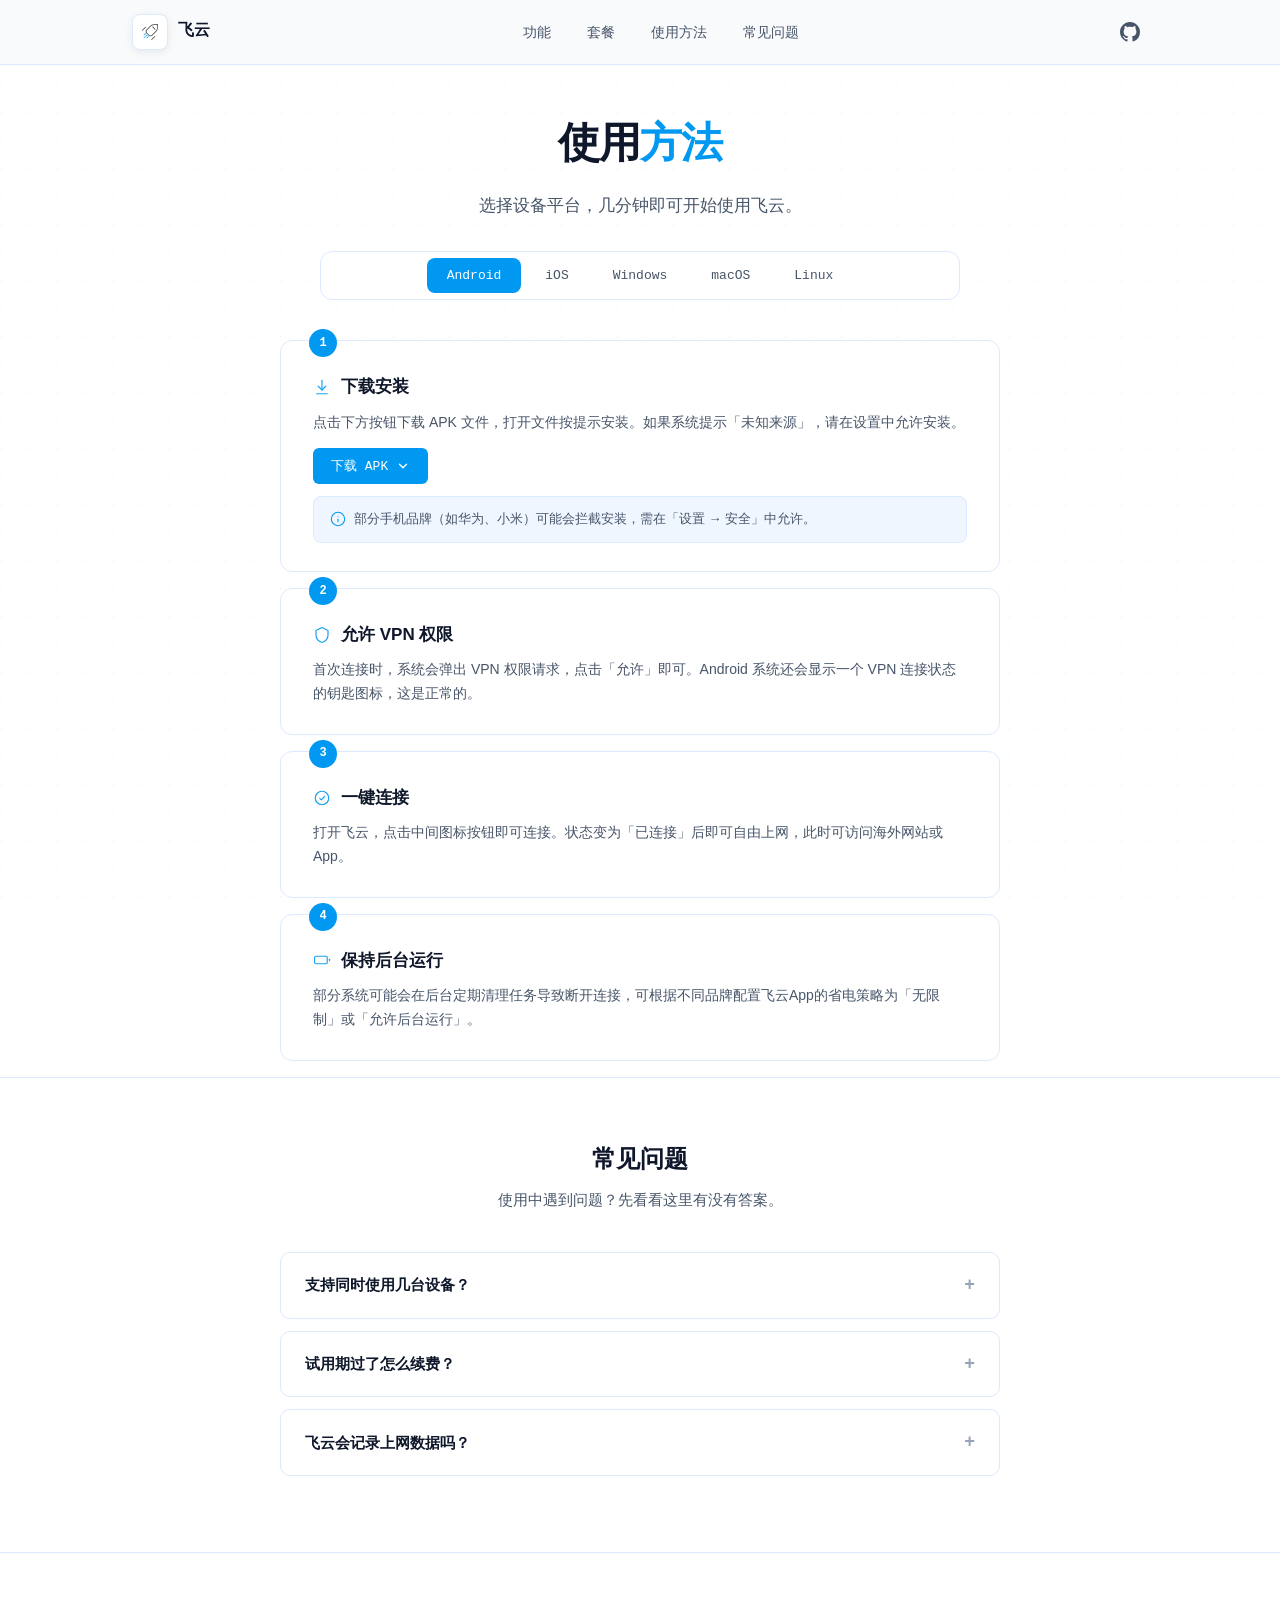
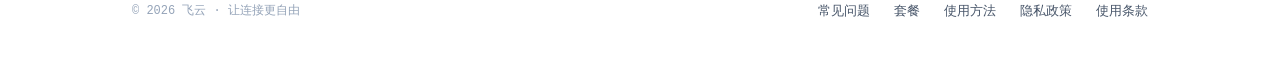
<file: tutorial.html>
<!DOCTYPE html>
<html lang="zh-CN">
<head>
<meta charset="UTF-8">
<meta name="viewport" content="width=device-width, initial-scale=1.0">
<title>飞云 — 使用方法</title>
<link rel="icon" href="assets/logo.svg" type="image/svg+xml">
<link rel="stylesheet" href="assets/tutorial.css">
</head>
<body>

<nav>
  <div class="wrap">
    <a href="index.html" class="logo">
      <span class="logo-icon">
        <img src="assets/logo.svg" alt="飞云" width="28" height="28">
      </span>
      飞云
    </a>
    <div class="navlinks">
      <a href="index.html#features">功能</a>
      <a href="pricing.html">套餐</a>
      <a href="tutorial.html">使用方法</a>
      <a href="#faq">常见问题</a>
    </div>
    <div class="nav-right">
      <a class="nav-github" href="https://github.com/feiyunservice/feiyun-vpn" target="_blank" rel="noopener" aria-label="GitHub" title="GitHub">
        <svg width="20" height="20" viewBox="0 0 16 16" fill="currentColor" aria-hidden="true"><path d="M8 0C3.58 0 0 3.58 0 8c0 3.54 2.29 6.53 5.47 7.59.4.07.55-.17.55-.38 0-.19-.01-.82-.01-1.49-2.01.37-2.53-.49-2.69-.94-.09-.23-.48-.94-.82-1.13-.28-.15-.68-.52-.01-.53.63-.01 1.08.58 1.23.82.72 1.21 1.87.87 2.33.66.07-.52.28-.87.51-1.07-1.78-.2-3.64-.89-3.64-3.95 0-.87.31-1.59.82-2.15-.08-.2-.36-1.02.08-2.12 0 0 .67-.21 2.2.82.64-.18 1.32-.27 2-.27s1.36.09 2 .27c1.53-1.04 2.2-.82 2.2-.82.44 1.1.16 1.92.08 2.12.51.56.82 1.27.82 2.15 0 3.07-1.87 3.75-3.65 3.95.29.25.54.73.54 1.48 0 1.07-.01 1.93-.01 2.2 0 .21.15.46.55.38A8.01 8.01 0 0 0 16 8c0-4.42-3.58-8-8-8z"/></svg>
      </a>
      <button class="nav-toggle" id="navToggle" aria-label="展开导航">☰</button>
    </div>
  </div>
</nav>

<div class="page-header">
  <div class="wrap">
    <h1>使用<span class="hl">方法</span></h1>
    <p>选择设备平台，几分钟即可开始使用飞云。</p>
  </div>
</div>

<div class="wrap">
  <div class="tabs" id="platformTabs">
    <button class="tab-btn active" data-tab="android">Android</button>
    <button class="tab-btn" data-tab="ios">iOS</button>
    <button class="tab-btn" data-tab="windows">Windows</button>
    <button class="tab-btn" data-tab="macos">macOS</button>
    <button class="tab-btn" data-tab="linux">Linux</button>
  </div>

  <!-- Android -->
  <div class="tutorial-panel active" id="panel-android">
    <div class="step-list">
      <div class="step">
        <div class="step-num"></div>
        <h3>
          <svg viewBox="0 0 24 24" fill="none" stroke="currentColor" stroke-width="1.6" stroke-linecap="round" stroke-linejoin="round"><path d="M12 3v13"></path><path d="M7 11l5 5 5-5"></path><path d="M5 21h14"></path></svg>
          下载安装
        </h3>
        <p>点击下方按钮下载 APK 文件，打开文件按提示安装。如果系统提示「未知来源」，请在设置中允许安装。</p>
        <div class="btn-row">
          <div class="dl-menu">
            <button type="button" class="btn-sm dl-trigger">下载 APK
              <svg class="dl-caret" viewBox="0 0 24 24" fill="none" stroke="currentColor" stroke-width="2.4" stroke-linecap="round" stroke-linejoin="round"><path d="M6 9l6 6 6-6"></path></svg>
            </button>
            <div class="dl-list">
              <div class="dl-hint">点击以下链接开始下载</div>
              <a href="https://app.feiyun.app/feiyun-v2.1.8-android.apk" class="dl-item" title="点击下载">海外下载地址 1</a>
              <a href="https://dl.apple.feiyun.app/feiyun-v2.1.8-android.apk" class="dl-item" title="点击下载">海外下载地址 2</a>
            </div>
          </div>
        </div>
        <div class="note">
          <svg viewBox="0 0 24 24" fill="none" stroke="currentColor" stroke-width="1.6" stroke-linecap="round" stroke-linejoin="round"><circle cx="12" cy="12" r="10"></circle><path d="M12 16v-4"></path><path d="M12 8h.01"></path></svg>
          <span>部分手机品牌（如华为、小米）可能会拦截安装，需在「设置 → 安全」中允许。</span>
        </div>
      </div>
      <div class="step">
        <div class="step-num"></div>
        <h3>
          <svg viewBox="0 0 24 24" fill="none" stroke="currentColor" stroke-width="1.6" stroke-linecap="round" stroke-linejoin="round"><path d="M12 2l8 4v6c0 5-3.4 8.4-8 10-4.6-1.6-8-5-8-10V6l8-4z"></path></svg>
          允许 VPN 权限
        </h3>
        <p>首次连接时，系统会弹出 VPN 权限请求，点击「允许」即可。Android 系统还会显示一个 VPN 连接状态的钥匙图标，这是正常的。</p>
      </div>
      <div class="step">
        <div class="step-num"></div>
        <h3>
          <svg viewBox="0 0 24 24" fill="none" stroke="currentColor" stroke-width="1.6" stroke-linecap="round" stroke-linejoin="round"><circle cx="12" cy="12" r="9"></circle><path d="M9 12.5l2 2 4.5-4.5"></path></svg>
          一键连接
        </h3>
        <p>打开飞云，点击中间图标按钮即可连接。状态变为「已连接」后即可自由上网，此时可访问海外网站或App。</p>
      </div>
      <div class="step">
        <div class="step-num"></div>
        <h3>
          <svg viewBox="0 0 24 24" fill="none" stroke="currentColor" stroke-width="1.6" stroke-linecap="round" stroke-linejoin="round"><rect x="2" y="7" width="17" height="10" rx="2"></rect><path d="M22 11v2"></path></svg>
          保持后台运行
        </h3>
        <p>部分系统可能会在后台定期清理任务导致断开连接，可根据不同品牌配置飞云App的省电策略为「无限制」或「允许后台运行」。</p>
      </div>
    </div>
  </div>

  <!-- iOS -->
  <div class="tutorial-panel" id="panel-ios">
   
    <div class="step-list">
      <div class="install-tabs">
        <button class="install-tab active" data-install="testflight">
          <span class="tab-title"><span class="radio"></span>TestFlight 安装</span>
          <span class="tab-desc">无需海外账号，客户端需定期更新</span>
        </button>
        <button class="install-tab disabled" data-install="appstore" disabled>
          <span class="tab-title"><span class="radio"></span>App Store 安装<span class="tab-badge">暂时不可用</span></span>
          <span class="tab-desc">适用于拥有海外 Apple ID的用户，直接在 App Store 中搜索安装。</span>
        </button>
      </div>

      <!-- TestFlight -->
      <div class="install-panel active" id="install-testflight">
        <div class="step">
          <div class="step-num"></div>
          <h3>
            <svg viewBox="0 0 24 24" fill="none" stroke="currentColor" stroke-width="1.6" stroke-linecap="round" stroke-linejoin="round"><path d="M2 12l10-8 10 8-10 8z"></path><path d="M12 4v16"></path></svg>
            安装 TestFlight
          </h3>
          <p>TestFlight 是 Apple 官方的测试应用分发平台。首先在 App Store 中搜索并安装「TestFlight」应用。</p>
          <div class="btn-row">
            <a href="https://apps.apple.com/app/testflight/id899247664" target="_blank" class="btn-sm">安装 TestFlight →</a>
          </div>
        </div>
        <div class="step">
          <div class="step-num"></div>
          <h3>
            <svg viewBox="0 0 24 24" fill="none" stroke="currentColor" stroke-width="1.6" stroke-linecap="round" stroke-linejoin="round"><path d="M10 13a5 5 0 0 0 7.54.54l3-3a5 5 0 0 0-7.07-7.07l-1.72 1.71"></path><path d="M14 11a5 5 0 0 0-7.54-.54l-3 3a5 5 0 0 0 7.07 7.07l1.71-1.71"></path></svg>
            打开邀请链接
          </h3>
          <p>点击下方按钮打开飞云的 TestFlight 邀请链接，页面会自动跳转到 TestFlight 应用并开始下载安装。</p>
          <div class="btn-row">
            <a href="https://testflight.apple.com/join/hSTmAPD5" class="btn-sm">打开邀请链接 →</a>
          </div>
         
        </div>
      </div>

      <!-- App Store -->
      <div class="install-panel" id="install-appstore">
        <div class="step">
          <div class="step-num"></div>
          <h3>
            <svg viewBox="0 0 24 24" fill="none" stroke="currentColor" stroke-width="1.6" stroke-linecap="round" stroke-linejoin="round"><path d="M12 3v13"></path><path d="M7 11l5 5 5-5"></path><path d="M5 21h14"></path></svg>
            App Store 下载安装
          </h3>
          <p>打开 App Store，搜索「飞云」或点击下方按钮直接跳转到下载页面，点击「获取」安装。</p>
          <div class="btn-row">
            <a href="#" class="btn-sm">App Store 下载 →</a>
          </div>
        </div>
      </div>

      <!-- Common steps -->
      <div class="step">
        <div class="step-num"></div>
        <h3>
          <svg viewBox="0 0 24 24" fill="none" stroke="currentColor" stroke-width="1.6" stroke-linecap="round" stroke-linejoin="round"><path d="M12 2l8 4v6c0 5-3.4 8.4-8 10-4.6-1.6-8-5-8-10V6l8-4z"></path></svg>
          允许 VPN 权限
        </h3>
        <p>首次打开飞云时，系统会弹出「添加 VPN 配置」的提示，点击「允许」并输入系统密码确认。这是建立加密连接所必需的权限。</p>
        <div class="note">
          <svg viewBox="0 0 24 24" fill="none" stroke="currentColor" stroke-width="1.6" stroke-linecap="round" stroke-linejoin="round"><circle cx="12" cy="12" r="10"></circle><path d="M12 16v-4"></path><path d="M12 8h.01"></path></svg>
          <span>如果没看到弹窗，请前往「设置 → 通用 → VPN 与设备管理」手动添加。</span>
        </div>
      </div>
      <div class="step">
        <div class="step-num"></div>
        <h3>
          <svg viewBox="0 0 24 24" fill="none" stroke="currentColor" stroke-width="1.6" stroke-linecap="round" stroke-linejoin="round"><circle cx="12" cy="12" r="9"></circle><path d="M9 12.5l2 2 4.5-4.5"></path></svg>
          一键连接
        </h3>
        <p>打开飞云，点击中间的图标按钮即可连接。首次连接会自动选择最快的节点，状态变为「已连接」后即可自由上网，此时可访问海外网站或App。</p>
      </div>
    </div>
  </div>

  <!-- Windows -->
  <div class="tutorial-panel" id="panel-windows">
    <div class="step-list">
      <div class="step">
        <div class="step-num"></div>
        <h3>
          <svg viewBox="0 0 24 24" fill="none" stroke="currentColor" stroke-width="1.6" stroke-linecap="round" stroke-linejoin="round"><path d="M12 3v13"></path><path d="M7 11l5 5 5-5"></path><path d="M5 21h14"></path></svg>
          下载安装
        </h3>
        <p>可下载 Windows 安装包（.exe）完成安装，也可下载免安装版（.zip）解压后直接运行。支持 Windows 10 及以上版本。</p>
        <div class="btn-row">
          <div class="dl-menu">
            <button type="button" class="btn-sm dl-trigger">下载 Windows 版
              <svg class="dl-caret" viewBox="0 0 24 24" fill="none" stroke="currentColor" stroke-width="2.4" stroke-linecap="round" stroke-linejoin="round"><path d="M6 9l6 6 6-6"></path></svg>
            </button>
            <div class="dl-list">
              <div class="dl-hint">点击以下链接开始下载</div>
              <a href="https://app.feiyun.app/feiyun-v2.1.8-windows.exe" class="dl-item" title="点击下载">海外下载地址 1</a>
              <a href="https://dl.apple.feiyun.app/feiyun-v2.1.8-windows.exe" class="dl-item" title="点击下载">海外下载地址 2</a>
              <a href="https://dl.apple.feiyun.app/feiyun-v2.1.8-windows-portable.zip" class="dl-item" title="点击下载">免安装版下载 1</a>
              <a href="http://wwbdn.zizi2.com/ivMZL45uvalc" class="dl-item" title="点击下载">国内下载（提取码 feiyun）</a>
            </div>
          </div>
        </div>
       
      </div>
      <div class="step">
        <div class="step-num"></div>
        <h3>
          <svg viewBox="0 0 24 24" fill="none" stroke="currentColor" stroke-width="1.6" stroke-linecap="round" stroke-linejoin="round"><rect x="3" y="3" width="18" height="18" rx="2"></rect><path d="M3 9h18"></path></svg>
          启动应用
        </h3>
        <p>安装版可从桌面或开始菜单启动；免安装版解压后，直接双击文件夹内的 Feiyun.exe 启动。如遇 Defender 阻止应用启动，请点击“更多信息”允许运行。（本应用无毒无害可自行送检）。</p>
      </div>
      <div class="step">
        <div class="step-num"></div>
        <h3>
          <svg viewBox="0 0 24 24" fill="none" stroke="currentColor" stroke-width="1.6" stroke-linecap="round" stroke-linejoin="round"><circle cx="12" cy="12" r="9"></circle><path d="M9 12.5l2 2 4.5-4.5"></path></svg>
          一键连接
        </h3>
        <p>点击主界面的图标按钮即可连接。连接成功后系统代理会自动设置，浏览器和应用的流量会通过加密通道传输，此时可访问海外网站或App。</p>
      </div>
    </div>
  </div>

  <!-- macOS -->
  <div class="tutorial-panel" id="panel-macos">
    <div class="step-list">
      <div class="step">
        <div class="step-num"></div>
        <h3>
          <svg viewBox="0 0 24 24" fill="none" stroke="currentColor" stroke-width="1.6" stroke-linecap="round" stroke-linejoin="round"><path d="M12 3v13"></path><path d="M7 11l5 5 5-5"></path><path d="M5 21h14"></path></svg>
          下载安装
        </h3>
        <p>下载 macOS 安装包（.dmg），双击打开后将飞云图标拖入「应用程序」文件夹。</p>
        <div class="btn-row">
          <div class="dl-menu">
            <button type="button" class="btn-sm dl-trigger">下载 macOS 版
              <svg class="dl-caret" viewBox="0 0 24 24" fill="none" stroke="currentColor" stroke-width="2.4" stroke-linecap="round" stroke-linejoin="round"><path d="M6 9l6 6 6-6"></path></svg>
            </button>
            <div class="dl-list">
              <div class="dl-hint">点击以下链接开始下载</div>
              <a href="https://app.feiyun.app/feiyun-v2.1.8-macos.dmg" class="dl-item" title="点击下载">海外下载地址 1</a>
              <a href="https://dl.apple.feiyun.app/feiyun-v2.1.8-macos.dmg" class="dl-item" title="点击下载">海外下载地址 2</a>
              <a href="http://wwbdn.zizi2.com/iNpLD45uvd8h" class="dl-item" title="点击下载">国内下载（提取码 feiyun）</a>
            </div>
          </div>
        </div>
      </div>
      <div class="step">
        <div class="step-num"></div>
        <h3>
          <svg viewBox="0 0 24 24" fill="none" stroke="currentColor" stroke-width="1.6" stroke-linecap="round" stroke-linejoin="round"><path d="M12 2l8 4v6c0 5-3.4 8.4-8 10-4.6-1.6-8-5-8-10V6l8-4z"></path></svg>
          信任并打开
        </h3>
        <p>首次打开时 macOS 可能提示「无法验证开发者」。前往「系统设置 → 隐私与安全性」，点击「仍要打开」。</p>
        <div class="note">
          <svg viewBox="0 0 24 24" fill="none" stroke="currentColor" stroke-width="1.6" stroke-linecap="round" stroke-linejoin="round"><circle cx="12" cy="12" r="10"></circle><path d="M12 16v-4"></path><path d="M12 8h.01"></path></svg>
          <span>Apple Silicon (M系列芯片) 和 Intel Mac 均支持，无需选择版本。</span>
        </div>
      </div>
      <div class="step">
        <div class="step-num"></div>
        <h3>
          <svg viewBox="0 0 24 24" fill="none" stroke="currentColor" stroke-width="1.6" stroke-linecap="round" stroke-linejoin="round"><circle cx="12" cy="12" r="9"></circle><path d="M9 12.5l2 2 4.5-4.5"></path></svg>
          一键连接
        </h3>
        <p>打开飞云，点击电源按钮连接。首次连接需要授予 VPN 权限，输入系统密码确认即可。状态变为「已连接」后即可自由上网，此时可访问海外网站或App。</p>
      </div>
    </div>
  </div>

  <!-- Linux -->
  <div class="tutorial-panel" id="panel-linux">
    <div class="step-list">
      <div class="step">
        <div class="step-num"></div>
        <h3>
          <svg viewBox="0 0 24 24" fill="none" stroke="currentColor" stroke-width="1.6" stroke-linecap="round" stroke-linejoin="round"><path d="M12 3v13"></path><path d="M7 11l5 5 5-5"></path><path d="M5 21h14"></path></svg>
          下载安装
        </h3>
        <p>支持 Debian/Ubuntu/Deepin 系统的 .deb 包安装：</p>
        <div class="code">sudo dpkg -i feiyun*.deb</div>
        <div class="btn-row">
          <div class="dl-menu">
            <button type="button" class="btn-sm dl-trigger">下载 deb 包
              <svg class="dl-caret" viewBox="0 0 24 24" fill="none" stroke="currentColor" stroke-width="2.4" stroke-linecap="round" stroke-linejoin="round"><path d="M6 9l6 6 6-6"></path></svg>
            </button>
            <div class="dl-list">
              <div class="dl-hint">点击以下链接开始下载</div>
              <a href="https://app.feiyun.app/feiyun-v2.1.8-linux.deb" class="dl-item" title="点击下载">海外下载地址 1</a>
              <a href="https://dl.apple.feiyun.app/feiyun-v2.1.8-linux.deb" class="dl-item" title="点击下载">海外下载地址 2</a>
              <a href="http://wwbdn.zizi2.com/i7mta45uvech" class="dl-item" title="点击下载">国内下载（提取码 feiyun）</a>
            </div>
          </div>
        </div>
      </div>
      <div class="step">
        <div class="step-num"></div>
        <h3>
          <svg viewBox="0 0 24 24" fill="none" stroke="currentColor" stroke-width="1.6" stroke-linecap="round" stroke-linejoin="round"><rect x="3" y="3" width="18" height="18" rx="2"></rect><path d="M3 9h18"></path></svg>
          启动应用
        </h3>
        <p>安装完成后在应用菜单中搜索「飞云」启动</p>
      </div>
      <div class="step">
        <div class="step-num"></div>
        <h3>
          <svg viewBox="0 0 24 24" fill="none" stroke="currentColor" stroke-width="1.6" stroke-linecap="round" stroke-linejoin="round"><circle cx="12" cy="12" r="9"></circle><path d="M9 12.5l2 2 4.5-4.5"></path></svg>
          一键连接
        </h3>
        <p>点击图标按钮连接。Linux 版本默认使用系统代理模式，如需 TUN 模式请在设置中开启（需要 root 权限），可访问海外网站或App。</p>
      </div>
    </div>
  </div>
</div>

<section class="faq-section" id="faq">
  <div class="wrap">
    <div class="faq-head">
      <h2>常见问题</h2>
      <p>使用中遇到问题？先看看这里有没有答案。</p>
    </div>
    <div class="faq-list">
      <div class="faq-item">
        <div class="faq-q">支持同时使用几台设备？<span class="arrow">+</span></div>
        <div class="faq-a"><p>根据套餐不同：月付支持 3 台设备，半年付支持 4 台，年付支持 5 台设备同时在线。</p></div>
      </div>
      <div class="faq-item">
        <div class="faq-q">试用期过了怎么续费？<span class="arrow">+</span></div>
        <div class="faq-a"><p>打开飞云 App，进入「设置 → 购买激活码」选择适合的套餐，支持支付宝、微信或加密支付。购买后复制激活码，输入即可激活。</p></div>
      </div>
      <div class="faq-item">
        <div class="faq-q">飞云会记录上网数据吗？<span class="arrow">+</span></div>
        <div class="faq-a"><p>不会。飞云不记录、不存储任何用户的浏览和使用记录。所有传输数据均通过加密通道处理。</p></div>
      </div>
    </div>
  </div>
</section>

<footer>
  <div class="wrap">
    <div class="footer-meta">© 2026 飞云 · 让连接更自由</div>
    <div class="footer-links">
      <a href="#faq">常见问题</a>
      <a href="pricing.html">套餐</a>
      <a href="tutorial.html">使用方法</a>
      <a href="Privacy.html">隐私政策</a>
      <a href="Terms.html">使用条款</a>
    </div>
  </div>
</footer>

<script src="assets/nav.js"></script>
<script src="assets/tutorial.js"></script>
<script src="assets/libredesk.js"></script>
</body>
</html>
</file>
<file: assets/index.css>
:root{
  --bg:#FFFFFF;
  --bg-raised:#FFFFFF;
  --bg-raised-2:#EFF6FF;
  --line:#DBEAFE;
  --text:#151812;
  --text-dim:#5C6058;
  --text-faint:#9A9D95;
  --amber:#0098F0;
  --amber-dim:#0077CC;
  --amber-glow:#0098F0;
  --green:#0098F0;
  --green-ink:#0098F0;
  --mono: ui-monospace, SFMono-Regular, Menlo, Consolas, monospace;
  --sans: -apple-system, BlinkMacSystemFont, 'Segoe UI', Roboto, 'Helvetica Neue', Arial, 'PingFang SC', 'Microsoft YaHei', sans-serif;
  --serif: -apple-system, BlinkMacSystemFont, 'Segoe UI', Roboto, 'Helvetica Neue', Arial, 'PingFang SC', 'Microsoft YaHei', sans-serif;
  --dotop:0.035;
  --term-btn:#D9D7CD;
  --shadow:0 30px 60px -30px rgba(15,24,18,0.12);
  --nav-bg:rgba(255,255,255,0.88);
  --hero-bg:#E1F5EE;
  --hero-line:#E4E3DC;
  --hero-border:#DBEAFE;
}
*{box-sizing:border-box;margin:0;padding:0;}
html{scroll-behavior:smooth;}
body{
  background:var(--bg);
  color:var(--text);
  font-family:var(--sans);
  line-height:1.6;
  -webkit-font-smoothing:antialiased;
  transition:background .2s ease, color .2s ease;
}
body::before{
  content:'';
  position:fixed;inset:0;
  background-image:radial-gradient(circle at 1px 1px, rgba(128,110,90,var(--dotop)) 1px, transparent 0);
  background-size:28px 28px;
  pointer-events:none;
  z-index:0;
}
a{color:inherit;text-decoration:none;}
.wrap{max-width:1080px;margin:0 auto;padding:0 32px;position:relative;z-index:1;}
::selection{background:var(--amber);color:#FFFFFF;}

/* NAV */
nav{
  position:sticky;top:0;z-index:50;
  background:var(--nav-bg);
  backdrop-filter:blur(10px);
  border-bottom:1px solid var(--line);
}
nav .wrap{display:flex;align-items:center;justify-content:space-between;height:64px;}
.logo{
  font-family:var(--mono);font-weight:700;font-size:16px;
  display:flex;align-items:center;gap:10px;
}
.logo-icon{
  width:36px;height:36px;border-radius:8px;
  background:#FFFFFF;border:1px solid var(--line);
  display:flex;align-items:center;justify-content:center;
  box-shadow:0 2px 8px rgba(0,0,0,0.08);
}
.logo-icon img{display:block;}
.navlinks{display:flex;gap:36px;font-size:14px;color:var(--text-dim);}
.navlinks a:hover{color:var(--text);}
.nav-cta{
  font-family:var(--mono);font-size:13px;font-weight:500;
  background:var(--amber);color:#FFFFFF;
  padding:9px 18px;border-radius:6px;
  transition:background .15s ease;
}
.nav-cta:hover{background:var(--amber-glow);}
.nav-right{display:flex;align-items:center;gap:16px;}
.nav-github{display:inline-flex;align-items:center;justify-content:center;width:36px;height:36px;border-radius:6px;color:var(--text-dim);transition:color .15s ease,background .15s ease;}
.nav-github:hover{color:var(--text);background:var(--bg-raised-2);}
.nav-toggle{display:none;background:none;border:1px solid var(--line);width:36px;height:36px;border-radius:6px;font-size:18px;color:var(--text);cursor:pointer;flex-shrink:0;line-height:1;}
.nav-toggle:hover{border-color:var(--text-faint);}
@media(max-width:760px){
  nav .wrap{position:relative;}
  .nav-toggle{display:flex;align-items:center;justify-content:center;}
  .navlinks{
    display:none;
    position:absolute;top:64px;left:0;right:0;z-index:40;
    background:var(--bg-raised);
    border-bottom:1px solid var(--line);
    flex-direction:column;gap:0;
    padding:4px 0;
    box-shadow:0 12px 24px -12px rgba(0,0,0,0.12);
  }
  .navlinks.open{display:flex;}
  .navlinks a{padding:14px 32px;border-bottom:1px solid var(--line);font-size:15px;}
  .navlinks a:last-child{border-bottom:none;}
  .navlinks a:hover{background:var(--bg-raised-2);}
}

/* HERO */
.hero{
  padding:56px 0 48px;
  position:relative;
  overflow:hidden;
}
.hero .wrap{
  display:grid;
  grid-template-columns:1fr 380px;
  gap:40px;
  align-items:center;
}
.hero-glow{
  position:absolute;
  top:-140px; right:-100px;
  width:520px; height:520px;
  background:radial-gradient(circle, rgba(0,152,240,0.1) 0%, rgba(0,152,240,0) 70%);
  pointer-events:none;
}
.eyebrow{
  font-family:var(--mono);font-size:13px;color:var(--green);
  display:inline-flex;align-items:center;gap:8px;
  padding:6px 14px 6px 10px;
  border:1px solid var(--hero-border);
  background:#fff;
  border-radius:999px;
  letter-spacing:0.02em;
  margin-bottom:28px;
}
.eyebrow::before{
  content:'';width:7px;height:7px;background:var(--green);border-radius:50%;
  box-shadow:0 0 0 0 rgba(0,152,240,0.4);
  animation:badge-pulse 2.2s ease-out infinite;
}
@keyframes badge-pulse{
  0%{ box-shadow:0 0 0 0 rgba(0,152,240,0.35); }
  70%{ box-shadow:0 0 0 7px rgba(0,152,240,0); }
  100%{ box-shadow:0 0 0 0 rgba(0,152,240,0); }
}
h1{
  font-family:var(--serif);
  font-size:clamp(28px,4vw,48px);
  font-weight:700;
  letter-spacing:-0.01em;
  line-height:1.28;
  max-width:720px;
  color:var(--text);
}
h1 .hl{
  color:var(--green);
  position:relative;
  white-space:nowrap;
}
h1 .hl svg.underline{
  position:absolute;
  left:0; bottom:-6px;
  width:100%; height:8px;
}
.sub{
  margin-top:22px;
  font-size:16px;
  color:var(--text-dim);
  max-width:560px;
  line-height:1.75;
}
.sub b{color:var(--text); font-weight:500;}
.hero-ctas{display:flex;gap:12px;margin-top:36px;flex-wrap:wrap;}
.hero-ctas .btn{padding:10px 18px;font-size:13px;gap:6px;}
.btn{
  font-family:var(--sans);font-size:14px;font-weight:600;
  padding:13px 22px;border-radius:8px;
  display:inline-flex;align-items:center;gap:8px;
  transition:transform .12s ease, background .15s ease, border-color .15s ease;
  border:1px solid transparent;
}
.btn:active{transform:scale(0.97);}
.btn-primary{background:var(--green);color:#FFFFFF;}
.btn-primary:hover{background:#0077CC;}
.btn-ghost{border:1px solid var(--hero-border);background:#fff;color:var(--text);}
.btn-ghost:hover{border-color:var(--text-faint);}
.platforms{
  margin-top:28px;font-family:var(--mono);font-size:12px;color:var(--text-dim);
  display:flex;gap:0;flex-wrap:nowrap;align-items:center;
  border-top:1px solid var(--hero-border);
  padding-top:22px;
}
.platforms span{
  display:flex;align-items:center;gap:7px;
  padding:0 14px 0 0;
  margin-right:14px;
  border-right:1px solid var(--hero-border);
  white-space:nowrap;
}
.platforms span:last-child{border-right:none; margin-right:0; padding-right:0;}
.platforms svg{flex-shrink:0; color:var(--text-faint);}

/* Hero right-column signal node map */
.signal{ position:relative; width:100%; }
.signal .node-label{
  font-family:var(--mono);
  font-size:10px;
  fill:var(--text-faint);
}
@media(max-width:860px){
  .hero .wrap{grid-template-columns:1fr; padding:0 32px;}
  .signal{display:none;}
  .platforms{flex-wrap:wrap; row-gap:12px;}
}

/* TERMINAL MOCKUP */
.terminal{
  grid-column:1 / -1;
  margin-top:48px;
  background:var(--bg-raised);
  border:1px solid var(--line);
  border-radius:10px;
  overflow:hidden;
  box-shadow:var(--shadow);
}
.term-bar{
  display:flex;align-items:center;gap:8px;
  padding:12px 16px;border-bottom:1px solid var(--line);
  background:var(--bg-raised-2);
}
.term-bar i{width:10px;height:10px;border-radius:50%;background:var(--line);}
.term-title{
  margin-left:8px;font-family:var(--mono);font-size:12px;color:var(--text-faint);
}
/* APP WINDOW MOCKUP */
.app-body{padding:36px 32px 28px;display:flex;flex-direction:column;align-items:center;}
.app-status-dot{
  display:flex;align-items:center;gap:8px;
  font-family:var(--mono);font-size:13px;color:var(--green);font-weight:500;
  margin-bottom:24px;
}
.app-status-dot i{width:7px;height:7px;border-radius:50%;background:var(--green);box-shadow:0 0 0 3px rgba(95,214,138,0.18);}
.power-ring{
  width:148px;height:148px;border-radius:50%;
  display:flex;align-items:center;justify-content:center;
  position:relative;margin-bottom:22px;
}
.power-ring::before{
  content:'';position:absolute;inset:0;border-radius:50%;
  border:2px solid var(--line);
}
.power-ring::after{
  content:'';position:absolute;inset:-5px;border-radius:50%;
  border:2px dashed var(--amber);opacity:0.4;
  animation:spin 14s linear infinite;
}
@keyframes spin{to{transform:rotate(360deg);}}
.power-core{
  width:104px;height:104px;border-radius:50%;
  background:var(--bg-raised-2);border:1px solid var(--line);
  display:flex;align-items:center;justify-content:center;
  color:var(--amber);
}
.power-core svg{width:36px;height:36px;}
.app-node{
  font-family:var(--mono);font-size:13px;color:var(--text-dim);
  display:flex;align-items:center;gap:8px;
  background:var(--bg-raised-2);border:1px solid var(--line);
  padding:9px 16px;border-radius:20px;
}
.app-node b{color:var(--text);font-weight:500;}
.app-node .ms{color:var(--green);}

/* STATUS ROW under terminal */
.status-row{
  display:flex;gap:0;border-top:1px solid var(--line);
}
.status-cell{
  flex:1;padding:16px 20px;border-right:1px solid var(--line);
  font-family:var(--mono);font-size:12px;color:var(--text-faint);
}
.status-cell:last-child{border-right:none;}
.status-cell b{display:block;color:var(--green);font-size:13px;margin-bottom:4px;font-weight:500;}

/* SECTIONS */
section{padding:88px 0;border-top:1px solid var(--line);}
.section-head{max-width:600px;margin-bottom:56px;}
.section-eyebrow{
  font-family:var(--mono);font-size:12px;color:var(--amber-dim);
  text-transform:uppercase;letter-spacing:0.08em;margin-bottom:14px;
}
h2{
  font-family:var(--mono);font-size:clamp(24px,3vw,32px);font-weight:700;
  letter-spacing:-0.01em;
}
.section-desc{margin-top:14px;color:var(--text-dim);font-size:16px;}

/* FEATURES */
.feat-grid{
  display:grid;grid-template-columns:repeat(3,1fr);gap:1px;
  background:var(--line);border:1px solid var(--line);border-radius:10px;overflow:hidden;
}
.feat{
  background:var(--bg-raised);padding:32px 28px;
}
.feat h3{
  font-size:17px;font-weight:600;margin-bottom:10px;
  display:flex;align-items:center;gap:9px;
}
.feat-num{
  font-family:var(--mono);font-size:13px;color:var(--text-faint);font-weight:500;
}
.feat-icon{color:var(--amber);opacity:0.9;}
.feat-icon svg{display:block;width:18px;height:18px;}
.feat p{font-size:14px;color:var(--text-dim);line-height:1.65;}
@media(max-width:760px){.feat-grid{grid-template-columns:1fr;}}

/* PRICING */
.price-grid{display:grid;grid-template-columns:repeat(3,1fr);gap:20px;}
.price-card{
  background:var(--bg-raised);
  border:1px solid var(--line);
  border-radius:12px;
  padding:32px 28px;
  display:flex;flex-direction:column;
}
.price-card.featured{
  border:1.5px solid var(--amber);
  background:var(--bg-raised-2);
  position:relative;
}
.price-badge{
  position:absolute;top:-12px;left:28px;
  background:var(--amber);color:#FFFFFF;
  font-family:var(--mono);font-size:11px;font-weight:700;
  padding:4px 10px;border-radius:5px;
}
.price-tier{font-family:var(--mono);font-size:13px;color:var(--text-dim);text-transform:uppercase;letter-spacing:0.06em;}
.price-amount{font-family:var(--mono);font-size:36px;font-weight:800;margin:14px 0 4px;}
.price-amount span{font-size:14px;color:var(--text-faint);font-weight:400;}
.price-desc{font-size:13px;color:var(--text-dim);margin-bottom:24px;}
.price-list{list-style:none;margin-bottom:28px;flex:1;}
.price-list li{
  font-size:14px;color:var(--text-dim);padding:9px 0;
  border-top:1px solid var(--line);
  display:flex;align-items:center;gap:10px;
}
.price-list li:first-child{border-top:none;}
.price-list li::before{content:'+';font-family:var(--mono);color:var(--green);font-weight:700;}
.price-btn{
  text-align:center;padding:12px;border-radius:7px;
  font-family:var(--mono);font-size:13px;font-weight:500;
  border:1px solid var(--line);
}
.price-card.featured .price-btn{background:var(--amber);color:#FFFFFF;border:none;}
.price-btn:hover{border-color:var(--text-faint);}
@media(max-width:820px){.price-grid{grid-template-columns:1fr;}}

/* FOOTER */
footer{padding:48px 0;border-top:1px solid var(--line);}
footer .wrap{display:flex;justify-content:space-between;align-items:center;flex-wrap:wrap;gap:16px;}
.footer-meta{font-family:var(--mono);font-size:12px;color:var(--text-faint);}
.footer-links{display:flex;gap:24px;font-size:13px;color:var(--text-dim);}
.footer-links a:hover{color:var(--text);}

@media(max-width:600px){
  .wrap{padding:0 20px;}
  .hero{padding:48px 0 36px;}
  section{padding:64px 0;}
  .status-row{flex-direction:column;}
  .status-cell{border-right:none;border-bottom:1px solid var(--line);}
  footer .wrap{flex-direction:column;justify-content:center;align-items:center;text-align:center;gap:12px;}
}

@media (prefers-reduced-motion: reduce){
  .power-ring::after{animation:none;}
}
</file>
<file: assets/tutorial.css>
:root{
  --bg:#FFFFFF;
  --bg-raised:#FFFFFF;
  --bg-raised-2:#EFF6FF;
  --line:#DBEAFE;
  --text:#0F172A;
  --text-dim:#475569;
  --text-faint:#94A3B8;
  --accent:#0098F0;
  --accent-dim:#0077CC;
  --accent-glow:#0098F0;
  --green:#0284C7;
  --mono: ui-monospace, SFMono-Regular, Menlo, Consolas, monospace;
  --sans: -apple-system, BlinkMacSystemFont, 'Segoe UI', Roboto, 'Helvetica Neue', Arial, 'PingFang SC', 'Microsoft YaHei', sans-serif;
  --dotop:0.04;
  --shadow:0 30px 60px -30px rgba(0,0,0,0.1);
  --nav-bg:rgba(248,250,252,0.88);
}
*{box-sizing:border-box;margin:0;padding:0;}
html{scroll-behavior:smooth;}
body{
  background:var(--bg);color:var(--text);
  font-family:var(--sans);line-height:1.6;
  -webkit-font-smoothing:antialiased;
}
body::before{
  content:'';position:fixed;inset:0;
  background-image:radial-gradient(circle at 1px 1px, rgba(128,110,90,var(--dotop)) 1px, transparent 0);
  background-size:28px 28px;pointer-events:none;z-index:0;
}
a{color:inherit;text-decoration:none;}
.wrap{max-width:1080px;margin:0 auto;padding:0 32px;position:relative;z-index:1;}
::selection{background:var(--accent);color:#FFFFFF;}

/* NAV */
nav{
  position:sticky;top:0;z-index:50;
  background:var(--nav-bg);backdrop-filter:blur(10px);
  border-bottom:1px solid var(--line);
}
nav .wrap{display:flex;align-items:center;justify-content:space-between;height:64px;}
.logo{
  font-family:var(--mono);font-weight:700;font-size:16px;
  display:flex;align-items:center;gap:10px;
}
.logo-icon{
  width:36px;height:36px;border-radius:8px;
  background:#FFFFFF;border:1px solid var(--line);
  display:flex;align-items:center;justify-content:center;
  box-shadow:0 2px 8px rgba(0,0,0,0.08);
}
.logo-icon img{display:block;}
.navlinks{display:flex;gap:36px;font-size:14px;color:var(--text-dim);}
.navlinks a:hover{color:var(--text);}
.nav-cta{
  font-family:var(--mono);font-size:13px;font-weight:500;
  background:var(--accent);color:#FFFFFF;
  padding:9px 18px;border-radius:6px;
  transition:background .15s ease;
}
.nav-cta:hover{background:var(--accent-glow);}
.nav-right{display:flex;align-items:center;gap:16px;}
.nav-github{display:inline-flex;align-items:center;justify-content:center;width:36px;height:36px;border-radius:6px;color:var(--text-dim);transition:color .15s ease,background .15s ease;}
.nav-github:hover{color:var(--text);background:var(--bg-raised-2);}
.nav-toggle{display:none;background:none;border:1px solid var(--line);width:36px;height:36px;border-radius:6px;font-size:18px;color:var(--text);cursor:pointer;flex-shrink:0;line-height:1;}
.nav-toggle:hover{border-color:var(--text-faint);}
@media(max-width:760px){
  nav .wrap{position:relative;}
  .nav-toggle{display:flex;align-items:center;justify-content:center;}
  .navlinks{
    display:none;
    position:absolute;top:64px;left:0;right:0;z-index:40;
    background:var(--bg-raised);
    border-bottom:1px solid var(--line);
    flex-direction:column;gap:0;
    padding:4px 0;
    box-shadow:0 12px 24px -12px rgba(0,0,0,0.12);
  }
  .navlinks.open{display:flex;}
  .navlinks a{padding:14px 32px;border-bottom:1px solid var(--line);font-size:15px;}
  .navlinks a:last-child{border-bottom:none;}
  .navlinks a:hover{background:var(--bg-raised-2);}
}

/* PAGE HEADER */
.page-header{padding:48px 0 32px;text-align:center;}
.page-header h1{
  font-family:var(--mono);font-size:clamp(28px,4vw,42px);
  font-weight:800;letter-spacing:-0.02em;
}
.page-header h1 .hl{color:var(--accent);}
.page-header p{margin-top:12px;color:var(--text-dim);font-size:17px;max-width:520px;margin-left:auto;margin-right:auto;}

/* TABS */
.tabs{
  display:flex;gap:4px;justify-content:center;flex-wrap:wrap;
  margin-bottom:40px;
  background:var(--bg-raised);border:1px solid var(--line);
  border-radius:12px;padding:6px;
  max-width:640px;margin-left:auto;margin-right:auto;
}
.tab-btn{
  font-family:var(--mono);font-size:13px;font-weight:500;
  padding:10px 20px;border-radius:8px;cursor:pointer;
  color:var(--text-dim);background:transparent;border:none;
  transition:all .15s ease;
}
.tab-btn:hover{color:var(--text);background:var(--bg-raised-2);}
.tab-btn.active{background:var(--accent);color:#FFFFFF;}

/* TUTORIAL CONTENT */
.tutorial-panel{display:none;}
.tutorial-panel.active{display:block;}

.step-list{max-width:720px;margin:0 auto;}
.step{
  background:var(--bg-raised);border:1px solid var(--line);
  border-radius:12px;padding:28px 32px;margin-bottom:16px;
  position:relative;
  transition:border-color .15s ease;
}
.step:hover{border-color:var(--text-faint);}
.step-num{
  position:absolute;top:-12px;left:28px;
  background:var(--accent);color:#FFFFFF;
  font-family:var(--mono);font-size:12px;font-weight:700;
  width:28px;height:28px;border-radius:50%;
  display:flex;align-items:center;justify-content:center;
}
.step h3{
  font-size:17px;font-weight:600;margin-bottom:10px;margin-top:4px;
  display:flex;align-items:center;gap:10px;
}
.step h3 svg{width:18px;height:18px;color:var(--accent);opacity:0.9;flex-shrink:0;}
.step p{font-size:14px;color:var(--text-dim);line-height:1.7;}
.step .note{
  margin-top:12px;padding:12px 16px;
  background:var(--bg-raised-2);border:1px solid var(--line);
  border-radius:8px;font-size:13px;color:var(--text-dim);
  display:flex;align-items:flex-start;gap:8px;
}
.step .note svg{width:16px;height:16px;color:var(--accent);flex-shrink:0;margin-top:2px;}
.step .code{
  margin-top:12px;padding:12px 16px;
  background:var(--bg-raised-2);border:1px solid var(--line);
  border-radius:8px;font-family:var(--mono);font-size:13px;
  color:var(--green);overflow-x:auto;
  word-break:break-all;
}
.step .btn-row{display:flex;gap:10px;margin-top:14px;flex-wrap:wrap;}
.step .btn-sm{
  font-family:var(--mono);font-size:13px;font-weight:500;
  padding:9px 18px;border-radius:6px;
  display:inline-flex;align-items:center;gap:8px;
  background:var(--accent);color:#FFFFFF;
  transition:background .15s ease;
}
.step .btn-sm:hover{background:var(--accent-glow);}
.step .btn-outline{
  background:transparent;border:1px solid var(--line);color:var(--text);
}
.step .btn-outline:hover{border-color:var(--text-faint);background:var(--bg-raised-2);}

/* Download address dropdown */
.dl-menu{position:relative;display:inline-block;}
.dl-trigger{border:none;cursor:pointer;}
.dl-caret{width:14px;height:14px;transition:transform .2s ease;}
.dl-menu.open .dl-caret{transform:rotate(180deg);}
.dl-list{
  position:absolute;top:calc(100% + 8px);left:0;z-index:30;
  min-width:250px;
  background:var(--bg-raised);border:1px solid var(--line);
  border-radius:10px;padding:6px;
  box-shadow:var(--shadow);
  display:none;flex-direction:column;gap:2px;
}
.dl-menu.open .dl-list{display:flex;}
.dl-hint{
  font-size:12px;color:var(--text-faint);
  padding:6px 14px 8px;margin-bottom:4px;
  border-bottom:1px dashed var(--line);
}
.dl-item{
  font-family:var(--mono);font-size:13px;color:var(--text-dim);
  padding:10px 14px;border-radius:6px;
  display:flex;align-items:center;gap:8px;
  cursor:pointer;
  text-decoration:underline;text-decoration-color:transparent;
  text-underline-offset:3px;
  transition:background .15s ease,color .15s ease;
}
.dl-item::after{
  content:'';width:14px;height:14px;flex:none;margin-left:auto;opacity:.55;
  background:currentColor;
  -webkit-mask:url('data:image/svg+xml,%3Csvg xmlns=%27http://www.w3.org/2000/svg%27 viewBox=%270 0 24 24%27 fill=%27none%27 stroke=%27%23000%27 stroke-width=%272%27 stroke-linecap=%27round%27 stroke-linejoin=%27round%27%3E%3Cpath d=%27M12 3v13%27/%3E%3Cpath d=%27M7 11l5 5 5-5%27/%3E%3Cpath d=%27M5 21h14%27/%3E%3C/svg%3E') no-repeat center/contain;
  mask:url('data:image/svg+xml,%3Csvg xmlns=%27http://www.w3.org/2000/svg%27 viewBox=%270 0 24 24%27 fill=%27none%27 stroke=%27%23000%27 stroke-width=%272%27 stroke-linecap=%27round%27 stroke-linejoin=%27round%27%3E%3Cpath d=%27M12 3v13%27/%3E%3Cpath d=%27M7 11l5 5 5-5%27/%3E%3Cpath d=%27M5 21h14%27/%3E%3C/svg%3E') no-repeat center/contain;
}
.dl-item:hover{background:var(--bg-raised-2);color:var(--accent);text-decoration-color:currentColor;}
.dl-item:hover::after{opacity:1;}

/* Install method sub-tabs */
.install-tabs{
  display:grid;grid-template-columns:1fr 1fr;gap:12px;
  margin-bottom:24px;
}
.install-tab{
  background:var(--bg-raised);border:1.5px solid var(--line);
  border-radius:10px;padding:18px 20px;cursor:pointer;
  text-align:left;transition:all .2s ease;
  display:flex;flex-direction:column;gap:6px;
}
.install-tab:hover{border-color:var(--text-faint);}
.install-tab.active{
  border-color:var(--accent);
  background:var(--bg-raised-2);
  box-shadow:0 0 0 1px var(--accent), 0 4px 12px rgba(0,152,240,0.1);
}
.install-tab .tab-title{
  font-family:var(--mono);font-size:14px;font-weight:600;color:var(--text);
  display:flex;align-items:center;gap:8px;
}
.install-tab.active .tab-title{color:var(--accent);}
.install-tab .tab-title .radio{
  width:16px;height:16px;border-radius:50%;border:2px solid var(--line);
  display:flex;align-items:center;justify-content:center;flex-shrink:0;
  transition:border-color .15s ease;
}
.install-tab.active .tab-title .radio{border-color:var(--accent);}
.install-tab.active .tab-title .radio::after{
  content:'';width:8px;height:8px;border-radius:50%;background:var(--accent);
}
.install-tab .tab-desc{
  font-size:12px;color:var(--text-dim);line-height:1.5;
  padding-left:0;
}
.install-tab:disabled,.install-tab.disabled{
  opacity:0.55;cursor:not-allowed;
  background:var(--bg-raised);
}
.install-tab:disabled:hover,.install-tab.disabled:hover{border-color:var(--line);}
.tab-badge{
  margin-left:8px;font-family:var(--sans);font-size:11px;font-weight:500;
  color:var(--text-faint);background:var(--bg-raised-2);
  border:1px solid var(--line);border-radius:4px;padding:1px 6px;
}
.install-panel{display:none;}
.install-panel.active{display:block;}

/* FAQ */
.faq-section{padding:64px 0;border-top:1px solid var(--line);}
.faq-head{text-align:center;margin-bottom:40px;}
.faq-head h2{font-family:var(--mono);font-size:24px;font-weight:700;}
.faq-head p{color:var(--text-dim);margin-top:8px;font-size:15px;}
.faq-list{max-width:720px;margin:0 auto;}
.faq-item{
  border:1px solid var(--line);border-radius:10px;
  margin-bottom:12px;overflow:hidden;
  transition:border-color .15s ease;
}
.faq-item:hover{border-color:var(--text-faint);}
.faq-q{
  padding:18px 24px;cursor:pointer;
  font-size:15px;font-weight:600;
  display:flex;align-items:center;justify-content:space-between;gap:12px;
  user-select:none;
}
.faq-q .arrow{
  font-family:var(--mono);font-size:18px;color:var(--text-faint);
  transition:transform .2s ease;flex-shrink:0;
}
.faq-item.open .faq-q .arrow{transform:rotate(45deg);}
.faq-a{
  max-height:0;overflow:hidden;transition:max-height .3s ease;
  padding:0 24px;
}
.faq-item.open .faq-a{max-height:300px;padding:0 24px 18px;}
.faq-a p{font-size:14px;color:var(--text-dim);line-height:1.7;}

/* FOOTER */
footer{padding:48px 0;border-top:1px solid var(--line);}
footer .wrap{display:flex;justify-content:space-between;align-items:center;flex-wrap:wrap;gap:16px;}
.footer-meta{font-family:var(--mono);font-size:12px;color:var(--text-faint);}
.footer-links{display:flex;gap:24px;font-size:13px;color:var(--text-dim);}
.footer-links a:hover{color:var(--text);}

@media(max-width:600px){
  .wrap{padding:0 20px;}
  .step{padding:24px 20px;}
  .step-num{left:15px;}
  .tabs{gap:2px;padding:4px;}
  .tab-btn{padding:8px 14px;font-size:12px;}
  footer .wrap{flex-direction:column;justify-content:center;align-items:center;text-align:center;gap:12px;}
}
</file>
